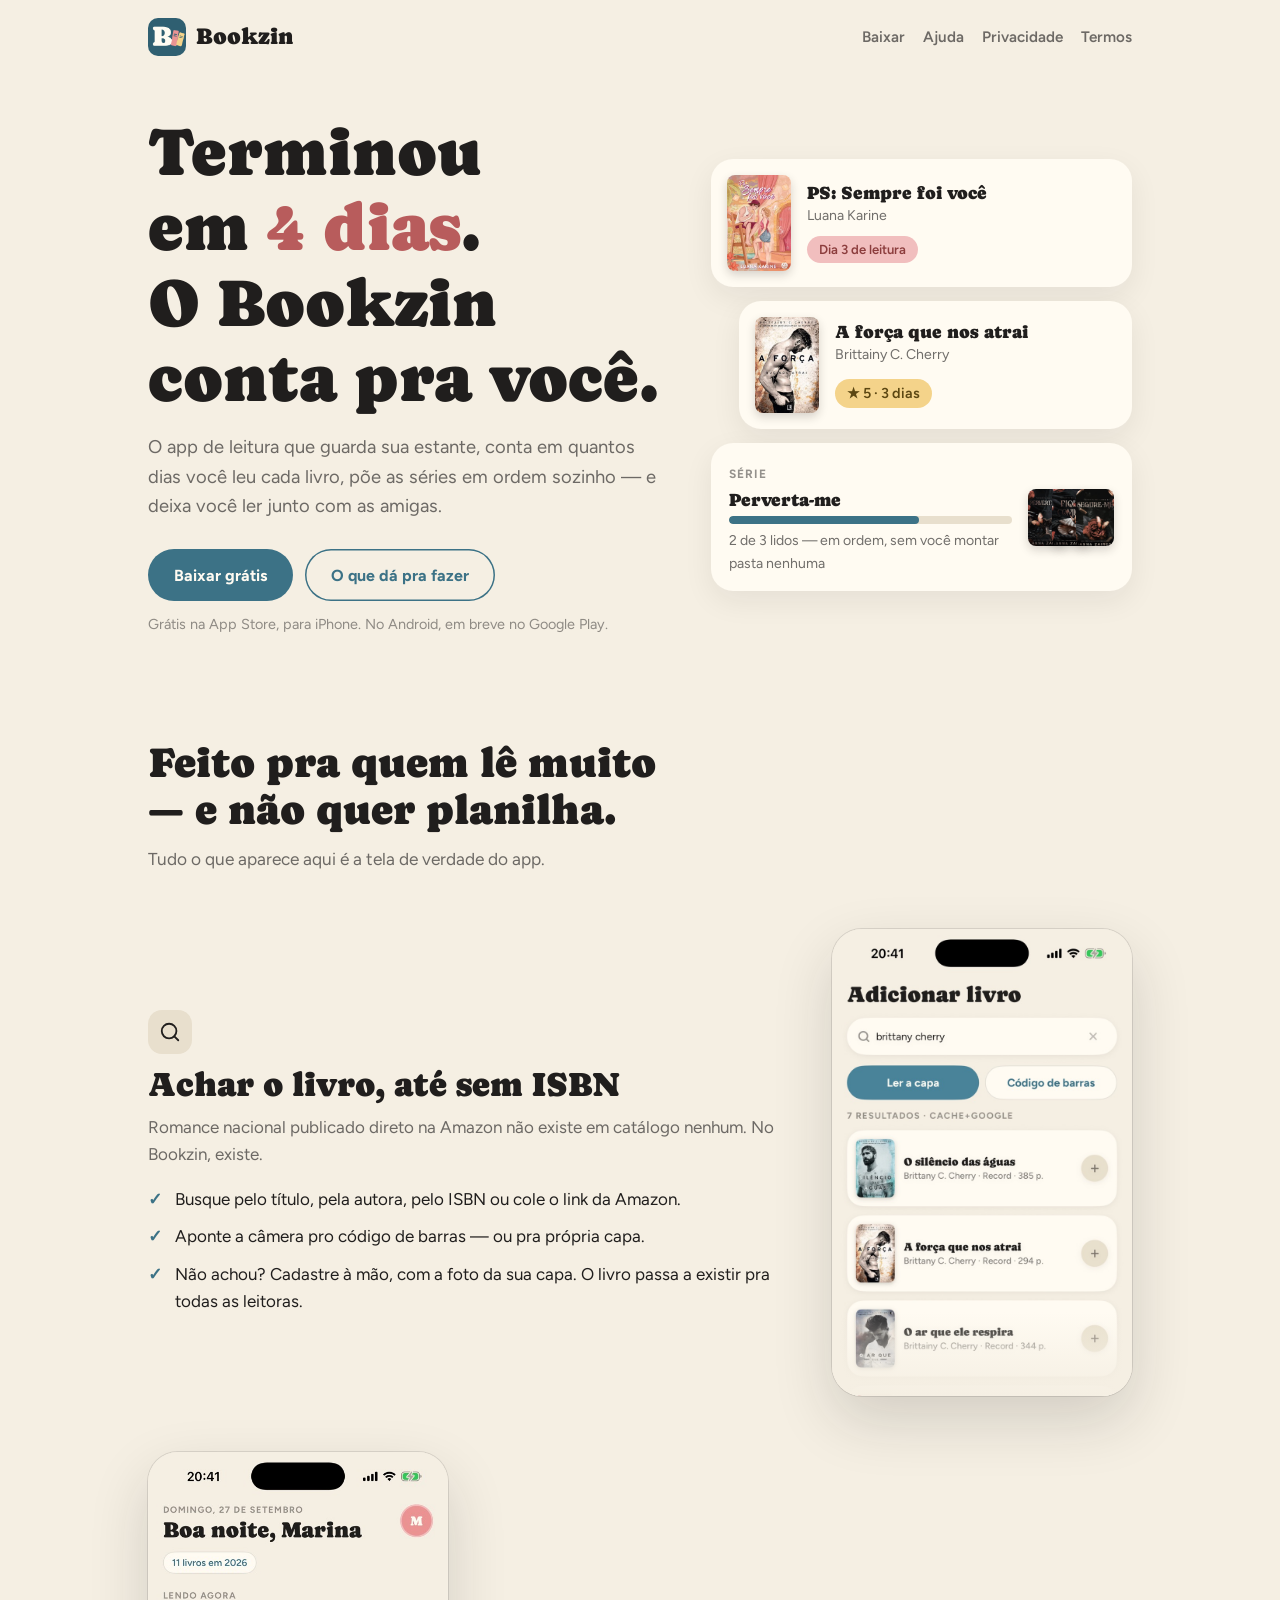
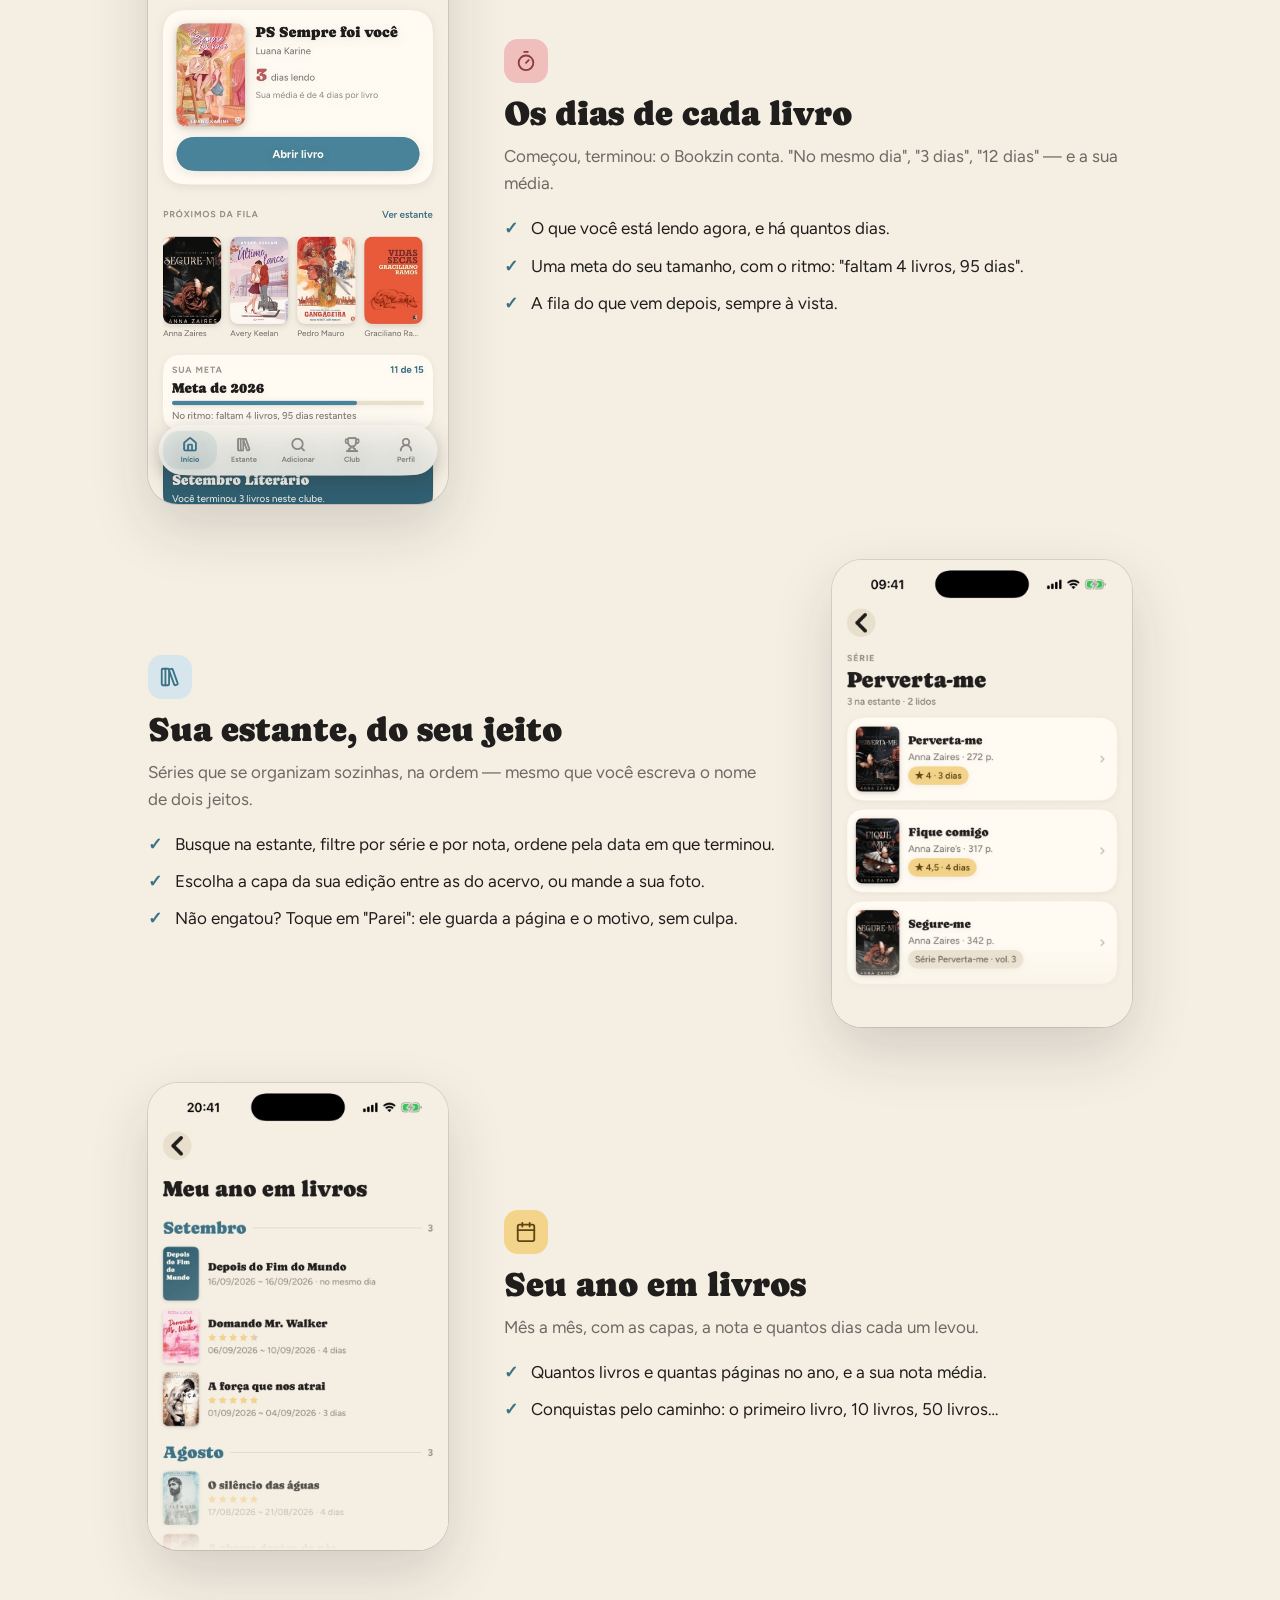
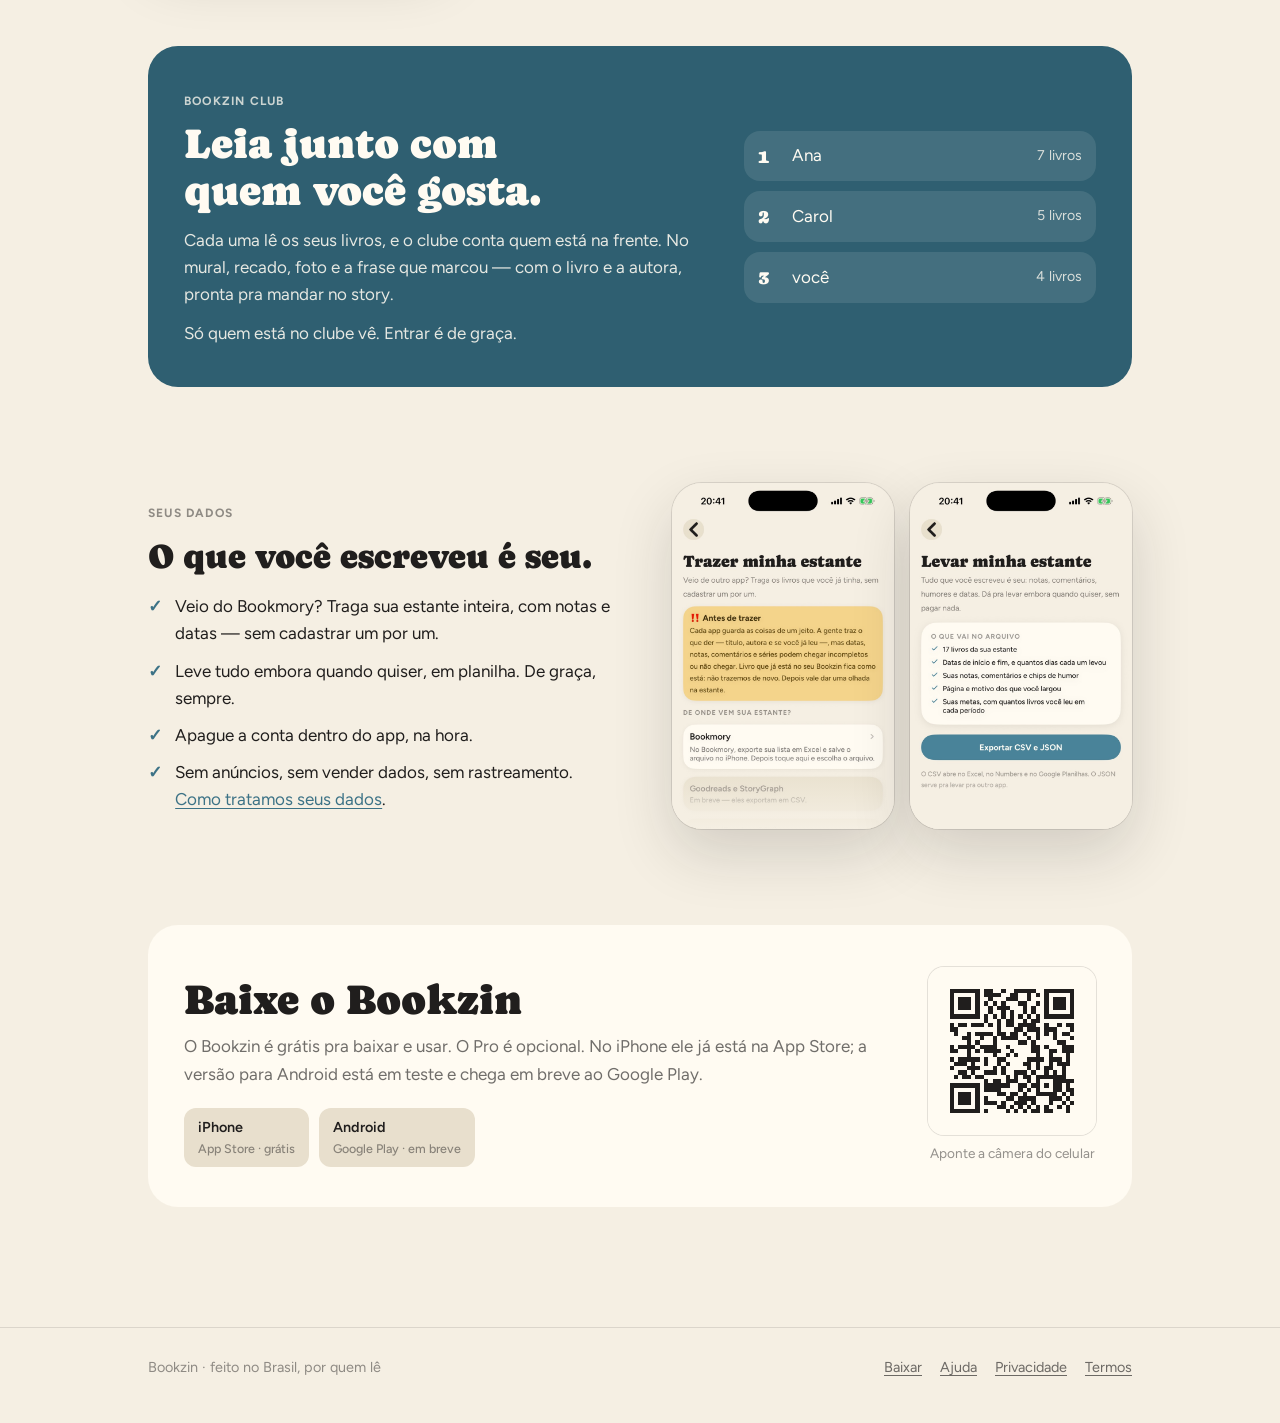
<file: index.html>
<!DOCTYPE html>
<html lang="pt-BR">
<head>
<meta charset="utf-8">
<meta name="viewport" content="width=device-width, initial-scale=1">
<title>Bookzin — sua estante, com a contagem de dias</title>
<meta name="description" content="Bookzin é o app de leitura que conta em quantos dias você leu cada livro, organiza as séries sozinho, trata livro largado sem culpa e deixa você ler junto com as amigas no Bookzin Club.">
<link rel="icon" href="/icone-48.png" sizes="48x48" type="image/png">
<link rel="icon" href="/icone-96.png" sizes="96x96" type="image/png">
<link rel="icon" href="/icone-192.png" sizes="192x192" type="image/png">
<link rel="apple-touch-icon" href="/icone-192.png">
<link rel="canonical" href="https://bookzin.com.br/">
<!-- Como o link aparece colado no WhatsApp: no começo, quase toda visita vem de lá. -->
<meta property="og:type" content="website">
<meta property="og:site_name" content="Bookzin">
<meta property="og:locale" content="pt_BR">
<meta property="og:url" content="https://bookzin.com.br/">
<meta property="og:title" content="Bookzin — sua estante, com a contagem de dias">
<meta property="og:description" content="Em quantos dias você leu cada livro, as séries em ordem sozinhas e um clube pra ler junto com as amigas.">
<meta property="og:image" content="https://bookzin.com.br/og.png">
<meta property="og:image:width" content="1200">
<meta property="og:image:height" content="630">
<meta name="twitter:card" content="summary_large_image">
<meta name="theme-color" content="#F5EFE3">
<link rel="preconnect" href="https://fonts.googleapis.com">
<link rel="preconnect" href="https://fonts.gstatic.com" crossorigin>
<link rel="stylesheet" href="https://fonts.googleapis.com/css2?family=Caprasimo&family=Figtree:wght@400;500;600;700&display=swap">
<link rel="stylesheet" href="/estilo.css">
<style>
  .heroi { padding-block: 40px 56px; }
  .heroi .largura { display: grid; grid-template-columns: 1.1fr .9fr; gap: 48px; align-items: center; }
  .heroi h1 { font-size: clamp(2.5rem, 6.4vw, 4.2rem); }
  .heroi h1 em { font-style: normal; color: var(--coral); }
  .heroi .sub { margin-top: 18px; font-size: 1.15rem; color: var(--tinta-2); max-width: 32rem; }
  .heroi .acoes { margin-top: 28px; display: flex; flex-wrap: wrap; gap: 12px; align-items: center; }
  .heroi .nota { margin-top: 12px; font-size: .9rem; color: var(--tinta-3); }

  /* os cartões do topo, como os do app — com as capas de verdade do acervo */
  .vitrine { display: grid; gap: 14px; }
  .livro { display: grid; grid-template-columns: 64px 1fr; gap: 16px; align-items: center;
           background: var(--superficie); border-radius: 22px; padding: 16px; box-shadow: 0 10px 30px rgba(32,30,29,.07); }
  .livro img, .serie .capas img { aspect-ratio: 2/3; width: 100%; height: auto; object-fit: cover; border-radius: 8px;
           box-shadow: 0 4px 10px rgba(32,30,29,.18); }
  .livro h3 { font-size: 1.12rem; }
  .livro .autora { font-size: .88rem; color: var(--tinta-2); margin-top: 2px; }
  .chip { display: inline-block; margin-top: 8px; padding: 3px 12px; border-radius: 999px; font-size: .82rem; font-weight: 600; }
  .chip.dias { background: var(--rosa); color: var(--rosa-texto); }
  .chip.nota { background: var(--amarelo); color: var(--amarelo-texto); }
  .serie { background: var(--superficie); border-radius: 22px; padding: 16px 18px; box-shadow: 0 10px 30px rgba(32,30,29,.07);
           display: grid; grid-template-columns: 1fr auto; gap: 6px 16px; align-items: center; }
  .serie .capas { display: flex; grid-row: span 3; }
  .serie .capas img { width: 38px; }
  .serie .capas img + img { margin-left: -14px; }
  .serie .barra { height: 8px; border-radius: 99px; background: var(--superficie-alt); overflow: hidden; }
  .serie .barra i { display: block; height: 100%; width: 67%; background: var(--teal); border-radius: 99px; }
  .serie p { font-size: .88rem; color: var(--tinta-2); }
  .vitrine .livro:nth-child(2) { margin-left: 28px; }

  .secao { padding-block: 48px; }
  .secao > .largura > h2 { font-size: clamp(1.9rem, 4.4vw, 2.6rem); max-width: 36rem; }
  .secao > .largura > .sub { margin-top: 12px; color: var(--tinta-2); max-width: 36rem; font-size: 1.08rem; }

  /* cada bloco: texto de um lado, a tela de verdade do outro */
  .bloco { display: grid; grid-template-columns: 1fr minmax(0, 300px); gap: 56px; align-items: center; margin-top: 56px; }
  .bloco:nth-of-type(even) { grid-template-columns: minmax(0, 300px) 1fr; }
  .bloco:nth-of-type(even) .texto { order: 2; }
  .bloco h3 { font-size: clamp(1.6rem, 3.4vw, 2.1rem); margin-top: 12px; }
  .bloco .texto > p { margin-top: 10px; color: var(--tinta-2); }
  .bloco ul { list-style: none; padding: 0; margin: 18px 0 0; display: grid; gap: 10px; }
  /* o ✓ fica fora do fluxo: com grid, um link no meio da frase virava coluna própria */
  .bloco li { position: relative; padding-left: 1.7rem; }
  .bloco li::before { content: "✓"; position: absolute; left: 0; color: var(--teal); font-weight: 700; }
  .ic { width: 44px; height: 44px; border-radius: 14px; display: grid; place-items: center; color: var(--tinta); }
  .ic.rosa { background: var(--rosa); color: var(--rosa-texto); } .ic.teal { background: var(--teal-claro); color: var(--teal); }
  .ic.amarelo { background: var(--amarelo); color: var(--amarelo-texto); } .ic.creme { background: var(--superficie-alt); }

  /* o print: tela real do app, recortada no alto e esmaecendo embaixo */
  .print { position: relative; border-radius: 30px; overflow: hidden; background: #F5EFE3;
           box-shadow: 0 24px 60px rgba(32,30,29,.16), 0 0 0 1px var(--linha); }
  .print img { width: 100%; height: auto; }
  .print::after { content: ""; position: absolute; inset: auto 0 0 0; height: 18%;
                  background: linear-gradient(to bottom, rgba(245,239,227,0), #F5EFE3); }
  .print.inteiro::after { display: none; }
  .par { display: grid; grid-template-columns: 1fr 1fr; gap: 16px; }
  .bloco.largo { grid-template-columns: 1fr minmax(0, 460px); }

  .clube { background: var(--teal-fundo); color: var(--sobre-teal); border-radius: 30px; padding: 40px 36px; display: grid; grid-template-columns: 1.2fr .8fr; gap: 32px; align-items: center; }
  .clube h2 { font-size: clamp(1.9rem, 4.4vw, 2.6rem); }
  .clube p { margin-top: 12px; opacity: .88; }
  .ranking { display: grid; gap: 10px; }
  .ranking div { display: flex; align-items: center; gap: 12px; background: rgba(255,251,242,.1); border-radius: 16px; padding: 10px 14px; }
  .ranking b { font-family: var(--display); font-weight: 400; font-size: 1.2rem; width: 1.4rem; }
  .ranking span { flex: 1; }
  .ranking small { opacity: .8; }

  /* baixar: no computador, o QR; no celular, o botão (não dá pra ler QR da própria tela) */
  .baixe { background: var(--superficie); border-radius: 30px; padding: 40px 36px; display: grid;
           grid-template-columns: 1fr auto; gap: 32px; align-items: center; }
  .baixe h2 { font-size: clamp(1.9rem, 4.4vw, 2.6rem); margin-top: 12px; }
  .selo-beta { display: inline-block; padding: 4px 14px; border-radius: 999px; background: var(--amarelo);
               color: var(--amarelo-texto); font-size: .8rem; font-weight: 700; letter-spacing: .08em; text-transform: uppercase; }
  .baixe p { margin-top: 10px; color: var(--tinta-2); }
  .baixe .lojas { display: flex; flex-wrap: wrap; gap: 10px; margin-top: 20px; }
  .baixe .lojas span { padding: 8px 14px; border-radius: 12px; background: var(--superficie-alt); font-size: .9rem; font-weight: 600; }
  .baixe .lojas small { display: block; font-weight: 500; color: var(--tinta-3); font-size: .78rem; }
  .baixe .qr { text-align: center; }
  .baixe .qr img { width: 168px; height: 168px; border-radius: 16px; box-shadow: 0 0 0 1px var(--linha); }
  .baixe .qr small { display: block; margin-top: 8px; color: var(--tinta-3); font-size: .85rem; }
  .baixe .so-celular { display: none; margin-top: 22px; }
  @media (hover: none) and (pointer: coarse) {
    .baixe { grid-template-columns: 1fr; }
    .baixe .qr { display: none; }
    .baixe .so-celular { display: inline-flex; }
  }

  @media (max-width: 52rem) {
    .heroi .largura, .clube, .baixe { grid-template-columns: 1fr; }
    .bloco, .bloco:nth-of-type(even), .bloco.largo { grid-template-columns: 1fr; gap: 28px; margin-top: 48px; }
    .bloco .tela.par { max-width: 460px; }
    .bloco:nth-of-type(even) .texto { order: 0; }
    .bloco .tela { max-width: 300px; width: 100%; margin-inline: auto; }
    .vitrine .livro:nth-child(2) { margin-left: 0; }
    .clube, .baixe { padding: 30px 22px; }
  }
</style>
</head>
<body>

<header class="topo">
  <div class="largura">
    <a class="marca" href="/"><img src="/marca.png" alt="" width="38" height="38"><span>Bookzin</span></a>
    <nav aria-label="Principal"><a href="#baixar">Baixar</a><a href="/suporte/">Ajuda</a><a href="/privacidade/">Privacidade</a><a href="/termos/">Termos</a></nav>
  </div>
</header>

<main>
  <section class="heroi">
    <div class="largura">
      <div>
        <h1>Terminou em <em>4&nbsp;dias</em>. O&nbsp;Bookzin conta pra&nbsp;você.</h1>
        <p class="sub">O app de leitura que guarda sua estante, conta em quantos dias você leu cada livro, põe as séries em ordem sozinho — e deixa você ler junto com as amigas.</p>
        <div class="acoes">
          <a class="botao" href="#baixar">Baixar grátis</a>
          <a class="botao contorno" href="#tudo">O que dá pra fazer</a>
        </div>
        <p class="nota">Grátis na App Store, para iPhone. No Android, em breve no Google Play.</p>
      </div>
      <div class="vitrine" aria-hidden="true">
        <div class="livro">
          <img src="/capas/ps-sempre-foi-voce.jpg" alt="" width="64" height="96">
          <div><h3>PS: Sempre foi você</h3><p class="autora">Luana Karine</p><span class="chip dias">Dia 3 de leitura</span></div>
        </div>
        <div class="livro">
          <img src="/capas/a-forca-que-nos-atrai.jpg" alt="" width="64" height="96">
          <div><h3>A força que nos atrai</h3><p class="autora">Brittainy C. Cherry</p><span class="chip nota">★ 5 · 3 dias</span></div>
        </div>
        <div class="serie">
          <div>
            <span class="rotulo">Série</span>
            <h3 style="font-size:1.12rem;margin-top:4px">Perverta-me</h3>
          </div>
          <div class="capas">
            <img src="/capas/perverta-me.jpg" alt="" width="38" height="57">
            <img src="/capas/fique-comigo.jpg" alt="" width="38" height="57">
            <img src="/capas/segure-me.jpg" alt="" width="38" height="57">
          </div>
          <div class="barra"><i></i></div>
          <p>2 de 3 lidos — em ordem, sem você montar pasta nenhuma</p>
        </div>
      </div>
    </div>
  </section>

  <section class="secao" id="tudo">
    <div class="largura">
      <h2>Feito pra quem lê muito — e não quer planilha.</h2>
      <p class="sub">Tudo o que aparece aqui é a tela de verdade do app.</p>

      <div class="bloco">
        <div class="texto">
          <div class="ic creme" aria-hidden="true"><svg width="22" height="22" viewBox="0 0 24 24" fill="none" stroke="currentColor" stroke-width="2" stroke-linecap="round" stroke-linejoin="round"><circle cx="11" cy="11" r="8"/><path d="m21 21-4.3-4.3"/></svg></div>
          <h3>Achar o livro, até sem ISBN</h3>
          <p>Romance nacional publicado direto na Amazon não existe em catálogo nenhum. No Bookzin, existe.</p>
          <ul>
            <li>Busque pelo título, pela autora, pelo ISBN ou cole o link da Amazon.</li>
            <li>Aponte a câmera pro código de barras — ou pra própria capa.</li>
            <li>Não achou? Cadastre à mão, com a foto da sua capa. O livro passa a existir pra todas as leitoras.</li>
          </ul>
        </div>
        <div class="tela"><div class="print"><img src="/app/busca.jpg" alt="Tela de busca do Bookzin com livros de Brittainy C. Cherry e suas capas" width="771" height="1200" loading="lazy"></div></div>
      </div>

      <div class="bloco">
        <div class="texto">
          <div class="ic rosa" aria-hidden="true"><svg width="22" height="22" viewBox="0 0 24 24" fill="none" stroke="currentColor" stroke-width="2" stroke-linecap="round" stroke-linejoin="round"><line x1="10" x2="14" y1="2" y2="2"/><line x1="12" x2="15" y1="14" y2="11"/><circle cx="12" cy="14" r="8"/></svg></div>
          <h3>Os dias de cada livro</h3>
          <p>Começou, terminou: o Bookzin conta. "No mesmo dia", "3 dias", "12 dias" — e a sua média.</p>
          <ul>
            <li>O que você está lendo agora, e há quantos dias.</li>
            <li>Uma meta do seu tamanho, com o ritmo: "faltam 4 livros, 95 dias".</li>
            <li>A fila do que vem depois, sempre à vista.</li>
          </ul>
        </div>
        <div class="tela"><div class="print inteiro"><img src="/app/inicio.jpg" alt="Tela inicial do Bookzin: livro sendo lido há 3 dias, a fila com capas e a meta de 2026" width="552" height="1200" loading="lazy"></div></div>
      </div>

      <div class="bloco">
        <div class="texto">
          <div class="ic teal" aria-hidden="true"><svg width="22" height="22" viewBox="0 0 24 24" fill="none" stroke="currentColor" stroke-width="2" stroke-linecap="round" stroke-linejoin="round"><rect width="8" height="18" x="3" y="3" rx="1"/><path d="M7 3v18"/><path d="M20.4 18.9c.2.5-.1 1.1-.6 1.3l-1.9.7c-.5.2-1.1-.1-1.3-.6L11.1 5.1c-.2-.5.1-1.1.6-1.3l1.9-.7c.5-.2 1.1.1 1.3.6Z"/></svg></div>
          <h3>Sua estante, do seu jeito</h3>
          <p>Séries que se organizam sozinhas, na ordem — mesmo que você escreva o nome de dois jeitos.</p>
          <ul>
            <li>Busque na estante, filtre por série e por nota, ordene pela data em que terminou.</li>
            <li>Escolha a capa da sua edição entre as do acervo, ou mande a sua foto.</li>
            <li>Não engatou? Toque em "Parei": ele guarda a página e o motivo, sem culpa.</li>
          </ul>
        </div>
        <div class="tela"><div class="print"><img src="/app/uma-serie.jpg" alt="Uma série no Bookzin: três livros na ordem dos volumes, com nota e dias" width="771" height="1200" loading="lazy"></div></div>
      </div>

      <div class="bloco">
        <div class="texto">
          <div class="ic amarelo" aria-hidden="true"><svg width="22" height="22" viewBox="0 0 24 24" fill="none" stroke="currentColor" stroke-width="2" stroke-linecap="round" stroke-linejoin="round"><path d="M8 2v4"/><path d="M16 2v4"/><rect width="18" height="18" x="3" y="4" rx="2"/><path d="M3 10h18"/></svg></div>
          <h3>Seu ano em livros</h3>
          <p>Mês a mês, com as capas, a nota e quantos dias cada um levou.</p>
          <ul>
            <li>Quantos livros e quantas páginas no ano, e a sua nota média.</li>
            <li>Conquistas pelo caminho: o primeiro livro, 10 livros, 50 livros…</li>
          </ul>
        </div>
        <div class="tela"><div class="print"><img src="/app/feed.jpg" alt="Meu ano em livros: setembro e agosto, com capas, notas e dias de leitura" width="771" height="1200" loading="lazy"></div></div>
      </div>
    </div>
  </section>

  <section class="secao">
    <div class="largura">
      <div class="clube">
        <div>
          <span class="rotulo" style="color:inherit;opacity:.75">Bookzin Club</span>
          <h2 style="margin-top:8px">Leia junto com quem você gosta.</h2>
          <p>Cada uma lê os seus livros, e o clube conta quem está na frente. No mural, recado, foto e a frase que marcou — com o livro e a autora, pronta pra mandar no story.</p>
          <p>Só quem está no clube vê. Entrar é de graça.</p>
        </div>
        <div class="ranking" aria-hidden="true">
          <div><b>1</b><span>Ana</span><small>7 livros</small></div>
          <div><b>2</b><span>Carol</span><small>5 livros</small></div>
          <div><b>3</b><span>você</span><small>4 livros</small></div>
        </div>
      </div>
    </div>
  </section>

  <section class="secao">
    <div class="largura">
      <div class="bloco largo" style="margin-top:0">
        <div class="texto">
          <span class="rotulo">Seus dados</span>
          <h3>O que você escreveu é seu.</h3>
          <ul>
            <li>Veio do Bookmory? Traga sua estante inteira, com notas e datas — sem cadastrar um por um.</li>
            <li>Leve tudo embora quando quiser, em planilha. De graça, sempre.</li>
            <li>Apague a conta dentro do app, na hora.</li>
            <li>Sem anúncios, sem vender dados, sem rastreamento. <a href="/privacidade/">Como tratamos seus dados</a>.</li>
          </ul>
        </div>
        <div class="tela par">
          <div class="print"><img src="/app/trazer.jpg" alt="Trazer minha estante: importar do Bookmory" width="771" height="1200" loading="lazy"></div>
          <div class="print"><img src="/app/levar.jpg" alt="Levar minha estante: exportar em CSV e JSON" width="771" height="1200" loading="lazy"></div>
        </div>
      </div>
    </div>
  </section>

  <section class="secao" id="baixar">
    <div class="largura">
      <div class="baixe">
        <div>
          <h2>Baixe o Bookzin</h2>
          <p>O Bookzin é grátis pra baixar e usar. O Pro é opcional. No iPhone ele já está na App Store; a versão para Android está em teste e chega em breve ao Google Play.</p>
          <div class="lojas">
            <span>iPhone<small>App Store · grátis</small></span>
            <span>Android<small>Google Play · em breve</small></span>
          </div>
          <a class="botao so-celular" href="/baixar/">Baixar</a>
        </div>
        <div class="qr">
          <img src="/qr-baixar.svg" alt="QR code que abre bookzin.com.br/baixar" width="168" height="168">
          <small>Aponte a câmera do celular</small>
        </div>
      </div>
    </div>
  </section>
</main>

<footer class="rodape">
  <div class="largura">
    <span>Bookzin · feito no Brasil, por quem lê</span>
    <nav aria-label="Rodapé"><a href="/baixar/">Baixar</a><a href="/suporte/">Ajuda</a><a href="/privacidade/">Privacidade</a><a href="/termos/">Termos</a></nav>
  </div>
</footer>

</body>
</html>
</file>
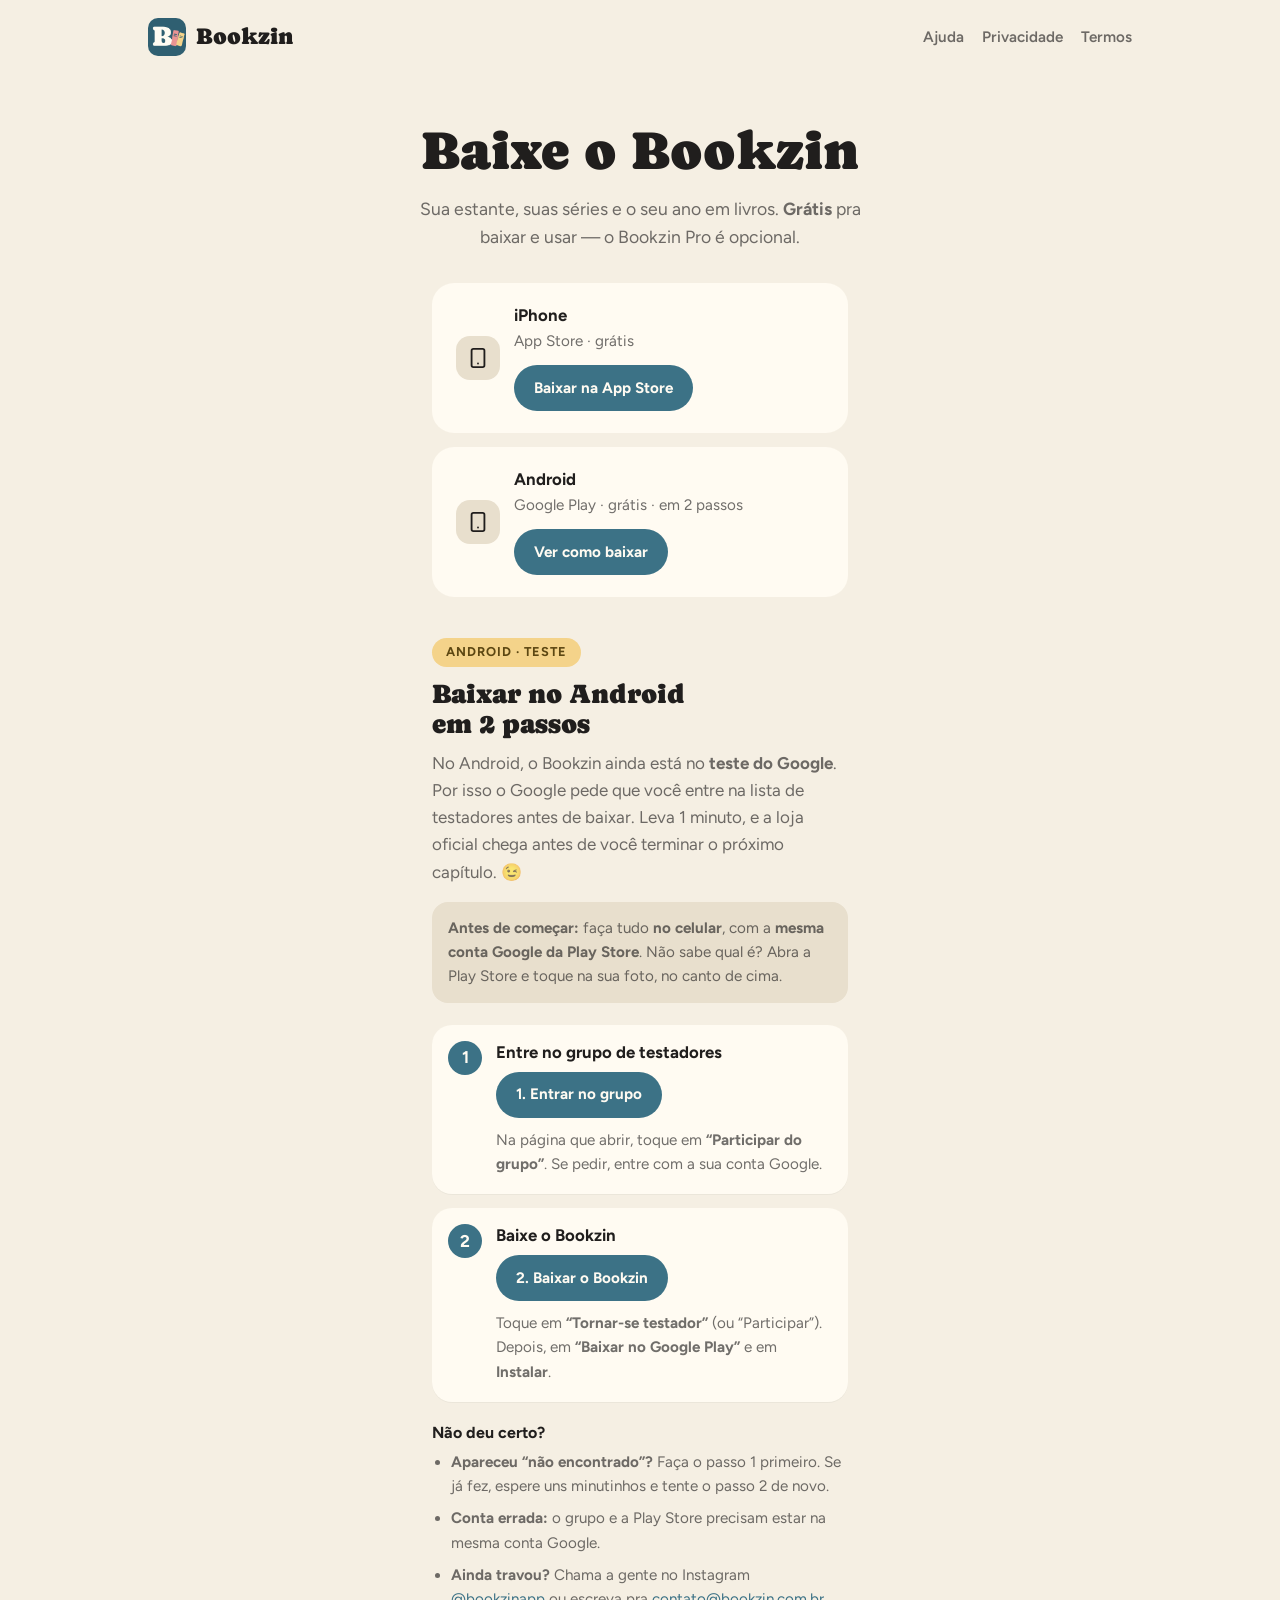
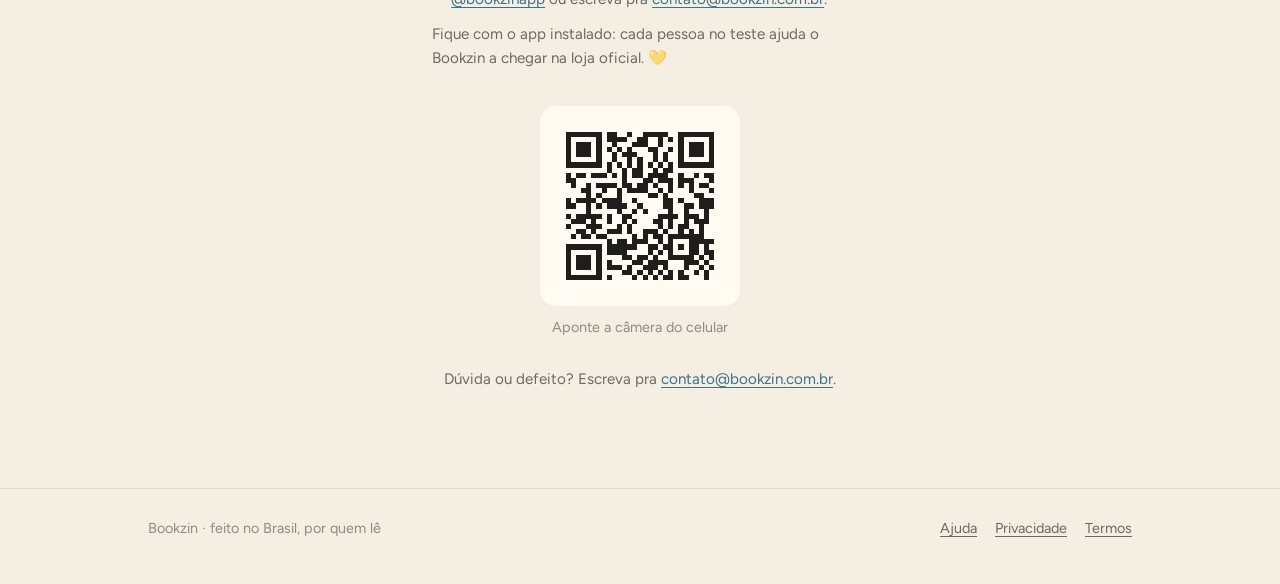
<file: baixar/index.html>
<!DOCTYPE html>
<html lang="pt-BR">
<head>
<meta charset="utf-8">
<meta name="viewport" content="width=device-width, initial-scale=1">
<title>Baixar o Bookzin</title>
<meta name="description" content="Baixe o Bookzin de graça: na App Store (iPhone) ou, no Android, em 2 passos pelo teste do Google Play.">
<link rel="icon" href="/icone-48.png" sizes="48x48" type="image/png">
<link rel="icon" href="/icone-192.png" sizes="192x192" type="image/png">
<link rel="apple-touch-icon" href="/icone-192.png">
<link rel="canonical" href="https://bookzin.com.br/baixar/">
<meta property="og:type" content="website">
<meta property="og:site_name" content="Bookzin">
<meta property="og:locale" content="pt_BR">
<meta property="og:url" content="https://bookzin.com.br/baixar/">
<meta property="og:title" content="Baixar o Bookzin">
<meta property="og:description" content="iPhone: App Store. Android: 2 passos pelo teste do Google Play. Grátis pra baixar."> 
<meta property="og:image" content="https://bookzin.com.br/og.png">
<meta name="theme-color" content="#F5EFE3">
<link rel="preconnect" href="https://fonts.googleapis.com">
<link rel="preconnect" href="https://fonts.gstatic.com" crossorigin>
<link rel="stylesheet" href="https://fonts.googleapis.com/css2?family=Caprasimo&family=Figtree:wght@400;500;600;700&display=swap">
<link rel="stylesheet" href="/estilo.css">
<!--
  ⚠️ Esta página existe pro QR code (qr-baixar.svg) nunca mudar. O QR impresso aponta pra cá;
  quem decide a loja é o LOJAS abaixo: com o endereço lá, quem abrir no aparelho certo vai direto
  pra loja.
-->
<script>
  // ⚠️ LOJAS é só pra LOJA OFICIAL: com endereço aqui, quem abre no aparelho certo é levado
  // direto, sem ver esta página. 02/11/2026: o Bookzin 1.0 foi pra App Store (sim do Edu).
  // Android: quando sair do teste e entrar no Google Play, pôr o endereço em `android`.
  const LOJAS = {
    iphone: "https://apps.apple.com/br/app/bookzin/id6817499265",
    android: null,  // ex.: "https://play.google.com/store/apps/details?id=br.com.bookzin.app"
  };
  const ua = navigator.userAgent;
  // iPad novo se apresenta como Mac — o toque é o que denuncia.
  const aparelho = /iPhone|iPad|iPod/.test(ua) || (/Macintosh/.test(ua) && navigator.maxTouchPoints > 1)
    ? "iphone" : /Android/.test(ua) ? "android" : "computador";
  if (LOJAS[aparelho]) location.replace(LOJAS[aparelho]);
  document.documentElement.dataset.aparelho = aparelho;
</script>
<style>
  .baixar { padding-block: 32px 24px; text-align: center; }
  .baixar h1 { font-size: clamp(2.2rem, 7vw, 3.4rem); }
  .baixar .sub { margin: 14px auto 0; max-width: 30rem; color: var(--tinta-2); font-size: 1.1rem; }
  .lojas { display: grid; gap: 14px; max-width: 26rem; margin: 32px auto 0; text-align: left; }
  .loja { display: grid; grid-template-columns: 44px 1fr; gap: 14px; align-items: center; }
  .loja h2 { font-family: var(--corpo); font-weight: 700; font-size: 1.05rem; line-height: 1.3; }
  .loja p { font-size: .95rem; color: var(--tinta-2); margin-top: 2px; }
  .loja .ic { width: 44px; height: 44px; border-radius: 14px; display: grid; place-items: center;
              background: var(--superficie-alt); color: var(--tinta); }
  .loja.sua { box-shadow: inset 0 0 0 2px var(--teal); }
  .etiqueta { display: inline-block; margin-top: 6px; padding: 2px 10px; border-radius: 999px;
              background: var(--amarelo); color: var(--amarelo-texto); font-size: .78rem; font-weight: 700; }
  .qr { display: none; margin: 36px auto 0; width: 200px; }
  .qr img { width: 200px; height: 200px; border-radius: 16px; }
  .qr p { font-size: .9rem; color: var(--tinta-3); margin-top: 10px; }
  html[data-aparelho="computador"] .qr { display: block; }
  .convite { margin-top: 28px; font-size: .95rem; color: var(--tinta-2); }
  .selo-beta { display: inline-block; padding: 4px 14px; border-radius: 999px; background: var(--amarelo);
               color: var(--amarelo-texto); font-size: .8rem; font-weight: 700; letter-spacing: .08em; text-transform: uppercase; }
  .baixar h1 { margin-top: 14px; }
  .loja .botao { margin-top: 12px; min-height: 46px; padding: 0 20px; font-size: .95rem; }
  .passos { text-align: left; max-width: 26rem; margin: 22px auto 0; padding: 0; list-style: none; counter-reset: p; display: grid; gap: 10px; }
  .passos li { counter-increment: p; position: relative; padding-left: 2.2rem; color: var(--tinta-2); }
  .passos li::before { content: counter(p); position: absolute; left: 0; top: .1rem; width: 1.5rem; height: 1.5rem; border-radius: 50%;
                       background: var(--teal-claro); color: var(--teal); font-weight: 700; font-size: .85rem; display: grid; place-items: center; }
  .o-que-e { text-align: left; max-width: 26rem; margin: 28px auto 0; }
  .o-que-e h2 { font-family: var(--corpo); font-weight: 700; font-size: 1.05rem; }
  .o-que-e ul { margin: 10px 0 0; padding-left: 1.2rem; color: var(--tinta-2); display: grid; gap: 8px; font-size: .97rem; }
  .android { text-align: left; max-width: 26rem; margin: 40px auto 0; scroll-margin-top: 16px; }
  .android h2 { font-size: 1.7rem; margin-top: 12px; }
  .android > p { margin-top: 10px; color: var(--tinta-2); }
  .android .antes { margin-top: 16px; padding: 14px 16px; border-radius: 16px; background: var(--superficie-alt); font-size: .95rem; color: var(--tinta-2); }
  .etapas { list-style: none; padding: 0; margin: 22px 0 0; counter-reset: e; display: grid; gap: 14px; }
  .etapas li { counter-increment: e; position: relative; padding: 18px 18px 18px 64px; border-radius: 20px; background: var(--superficie); box-shadow: 0 1px 0 rgba(0,0,0,.04); }
  .etapas li::before { content: counter(e); position: absolute; left: 16px; top: 16px; width: 34px; height: 34px; border-radius: 50%;
                       background: var(--teal); color: var(--superficie); font-weight: 700; display: grid; place-items: center; }
  .etapas h3 { font-family: var(--corpo); font-weight: 700; font-size: 1.05rem; }
  .etapas .botao { margin-top: 10px; min-height: 46px; padding: 0 20px; font-size: .95rem; }
  .etapas p { margin-top: 10px; font-size: .95rem; color: var(--tinta-2); }
  .ajuda { margin-top: 22px; }
  .ajuda h3 { font-family: var(--corpo); font-weight: 700; font-size: 1rem; }
  .ajuda ul { margin: 8px 0 0; padding-left: 1.2rem; display: grid; gap: 8px; font-size: .95rem; color: var(--tinta-2); }
  .obrigado { margin-top: 18px; font-size: .95rem; color: var(--tinta-2); }
</style>
</head>
<body>

<header class="topo">
  <div class="largura">
    <a class="marca" href="/"><img src="/marca.png" alt="" width="38" height="38"><span>Bookzin</span></a>
    <nav aria-label="Principal"><a href="/suporte/">Ajuda</a><a href="/privacidade/">Privacidade</a><a href="/termos/">Termos</a></nav>
  </div>
</header>

<main class="baixar">
  <div class="estreita">
    <h1>Baixe o Bookzin</h1>
    <p class="sub">Sua estante, suas séries e o seu ano em livros. <strong>Grátis</strong> pra baixar e usar — o Bookzin Pro é opcional.</p>

    <div class="lojas">
      <div class="cartao loja" id="loja-iphone">
        <div class="ic" aria-hidden="true"><svg width="22" height="22" viewBox="0 0 24 24" fill="none" stroke="currentColor" stroke-width="2" stroke-linecap="round" stroke-linejoin="round"><rect width="14" height="20" x="5" y="2" rx="2" ry="2"/><path d="M12 18h.01"/></svg></div>
        <div>
          <h2>iPhone</h2>
          <p>App Store · grátis</p>
          <a class="botao" href="https://apps.apple.com/br/app/bookzin/id6817499265">Baixar na App Store</a>
        </div>
      </div>
      <div class="cartao loja" id="loja-android">
        <div class="ic" aria-hidden="true"><svg width="22" height="22" viewBox="0 0 24 24" fill="none" stroke="currentColor" stroke-width="2" stroke-linecap="round" stroke-linejoin="round"><rect width="14" height="20" x="5" y="2" rx="2" ry="2"/><path d="M12 18h.01"/></svg></div>
        <div>
          <h2>Android</h2>
          <p>Google Play · grátis · em 2 passos</p>
          <a class="botao" href="#android">Ver como baixar</a>
        </div>
      </div>
    </div>

    <!-- 27/11/2026: Android em TESTE FECHADO. O Google só mostra o app a quem está no grupo de testadores
         (testadores-bookzin@googlegroups.com, "qualquer pessoa pode participar", ligado ao teste fechado no Play Console).
         Quando o app entrar na loja oficial: apagar esta seção e pôr o endereço em LOJAS.android. -->
    <section class="android" id="android">
      <span class="selo-beta">Android · teste</span>
      <h2>Baixar no Android em 2 passos</h2>
      <p>No Android, o Bookzin ainda está no <strong>teste do Google</strong>. Por isso o Google pede que você entre na lista de testadores antes de baixar. Leva 1 minuto, e a loja oficial chega antes de você terminar o próximo capítulo. 😉</p>

      <div class="antes">
        <strong>Antes de começar:</strong> faça tudo <strong>no celular</strong>, com a <strong>mesma conta Google da Play Store</strong>.
        Não sabe qual é? Abra a Play Store e toque na sua foto, no canto de cima.
      </div>

      <ol class="etapas">
        <li>
          <h3>Entre no grupo de testadores</h3>
          <a class="botao" href="https://groups.google.com/g/testadores-bookzin">1. Entrar no grupo</a>
          <p>Na página que abrir, toque em <strong>“Participar do grupo”</strong>. Se pedir, entre com a sua conta Google.</p>
        </li>
        <li>
          <h3>Baixe o Bookzin</h3>
          <a class="botao" href="https://play.google.com/apps/testing/br.com.bookzin.app">2. Baixar o Bookzin</a>
          <p>Toque em <strong>“Tornar-se testador”</strong> (ou “Participar”). Depois, em <strong>“Baixar no Google Play”</strong> e em <strong>Instalar</strong>.</p>
        </li>
      </ol>

      <div class="ajuda">
        <h3>Não deu certo?</h3>
        <ul>
          <li><strong>Apareceu “não encontrado”?</strong> Faça o passo 1 primeiro. Se já fez, espere uns minutinhos e tente o passo 2 de novo.</li>
          <li><strong>Conta errada:</strong> o grupo e a Play Store precisam estar na mesma conta Google.</li>
          <li><strong>Ainda travou?</strong> Chama a gente no Instagram <a href="https://www.instagram.com/bookzinapp/">@bookzinapp</a> ou escreva pra <a href="mailto:contato@bookzin.com.br">contato@bookzin.com.br</a>.</li>
        </ul>
      </div>
      <p class="obrigado">Fique com o app instalado: cada pessoa no teste ajuda o Bookzin a chegar na loja oficial. 💛</p>
    </section>

    <div class="qr">
      <img src="/qr-baixar.svg" alt="QR code que abre bookzin.com.br/baixar" width="200" height="200">
      <p>Aponte a câmera do celular</p>
    </div>

    <p class="convite">Dúvida ou defeito? Escreva pra <a href="mailto:contato@bookzin.com.br">contato@bookzin.com.br</a>.</p>
  </div>
</main>

<script>
  // Destaca a loja do aparelho de quem abriu (sem JavaScript, as duas aparecem iguais).
  const sua = document.getElementById("loja-" + document.documentElement.dataset.aparelho);
  if (sua) sua.classList.add("sua");
</script>

<footer class="rodape">
  <div class="largura">
    <span>Bookzin · feito no Brasil, por quem lê</span>
    <nav aria-label="Rodapé"><a href="/suporte/">Ajuda</a><a href="/privacidade/">Privacidade</a><a href="/termos/">Termos</a></nav>
  </div>
</footer>

</body>
</html>
</file>
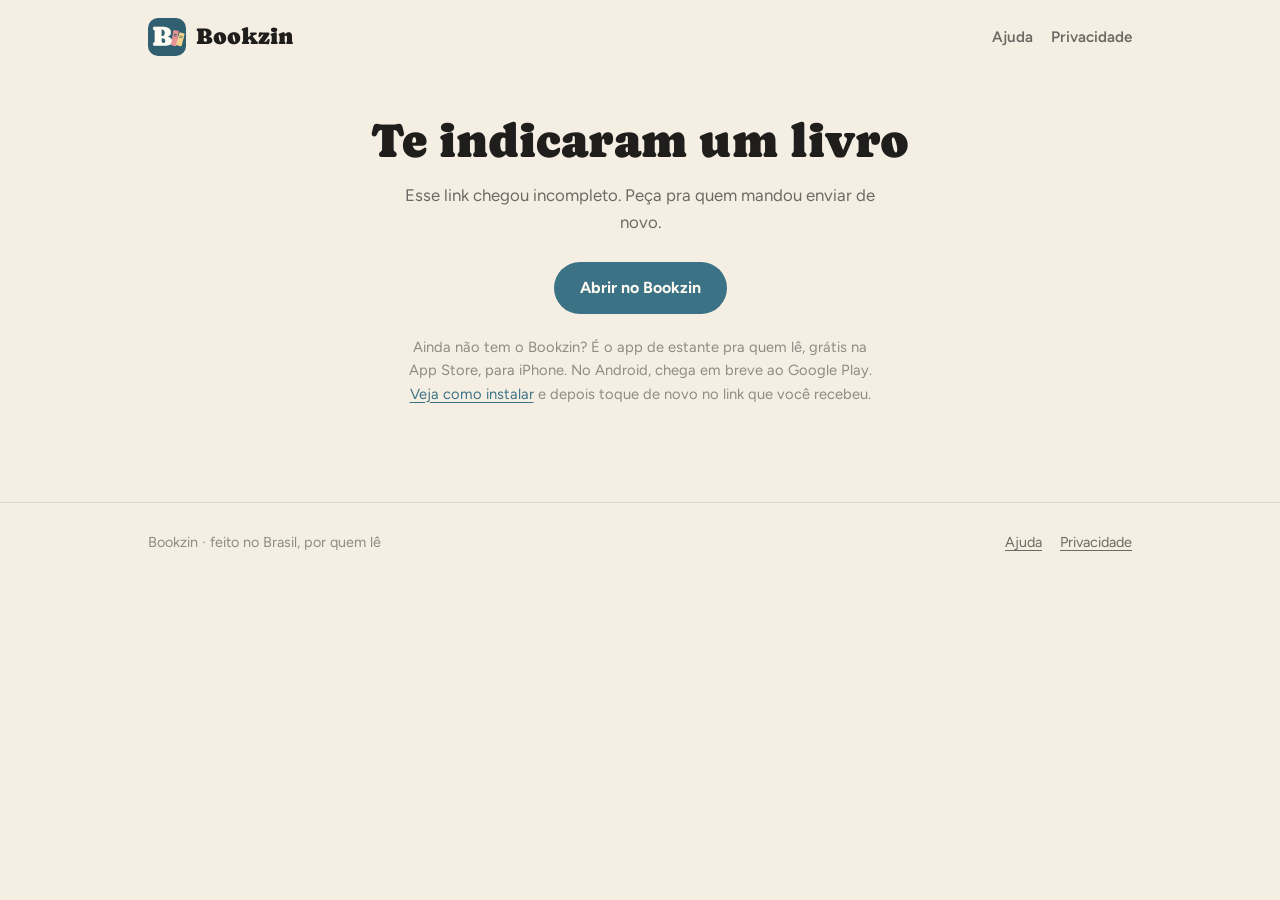
<file: livro/index.html>
<!DOCTYPE html>
<html lang="pt-BR">
<head>
<meta charset="utf-8">
<meta name="viewport" content="width=device-width, initial-scale=1">
<title>Te indicaram um livro — Bookzin</title>
<meta name="description" content="Alguém te indicou um livro pelo Bookzin, o app de estante pra quem lê. Toque pra ver o livro.">
<meta property="og:type" content="website">
<meta property="og:site_name" content="Bookzin">
<meta property="og:title" content="Te indicaram um livro 📚">
<meta property="og:description" content="Toque pra ver o livro no Bookzin, o app de estante pra quem lê.">
<meta property="og:image" content="https://bookzin.com.br/og.png">
<meta property="og:url" content="https://bookzin.com.br/livro/">
<meta name="robots" content="noindex">
<link rel="icon" href="/icone-48.png" sizes="48x48" type="image/png">
<link rel="apple-touch-icon" href="/icone-192.png">
<meta name="theme-color" content="#F5EFE3">
<link rel="preconnect" href="https://fonts.googleapis.com">
<link rel="preconnect" href="https://fonts.gstatic.com" crossorigin>
<link rel="stylesheet" href="https://fonts.googleapis.com/css2?family=Caprasimo&family=Figtree:wght@400;500;600;700&display=swap">
<link rel="stylesheet" href="/estilo.css">
<!--
  ⚠️ "Olha esse livro" (ideia da Gabi, 03/10): bookzin.com.br/livro/?id=<id do livro>.
  No iPhone com o Bookzin instalado o link abre o app direto na prévia do livro (Universal
  Link) e esta página nem aparece. Ela é vista por quem não tem o app, ou quando o aplicativo
  de mensagem abre o link num navegador próprio — aí o botão leva o mesmo id pelo esquema do app.
  A página é parada (sem servidor): não sabe QUAL livro é, por isso não mostra título nem capa.
-->
<style>
  .abrir { padding-block: 40px 24px; text-align: center; }
  .abrir h1 { font-size: clamp(2rem, 7vw, 3rem); }
  .abrir p { margin: 14px auto 0; max-width: 30rem; color: var(--tinta-2); font-size: 1.05rem; }
  .abrir .botao { margin-top: 26px; }
  .abrir .nota { font-size: .92rem; color: var(--tinta-3); margin-top: 22px; }
</style>
</head>
<body>
<header class="topo">
  <div class="largura">
    <a class="marca" href="/"><img src="/marca.png" alt="" width="38" height="38"><span>Bookzin</span></a>
    <nav aria-label="Principal"><a href="/suporte/">Ajuda</a><a href="/privacidade/">Privacidade</a></nav>
  </div>
</header>
<main class="abrir">
  <div class="estreita">
    <h1>Te indicaram um livro</h1>
    <p id="texto">Alguém achou que você ia gostar. Abra no Bookzin pra ver a capa e a sinopse — e pôr na sua estante, se quiser.</p>
    <a class="botao" id="abrir" href="/baixar/">Abrir no Bookzin</a>
    <p class="nota">Ainda não tem o Bookzin? É o app de estante pra quem lê, grátis na App Store, para iPhone. No Android, chega em breve ao Google Play.<br><a href="/baixar/">Veja como instalar</a> e depois toque de novo no link que você recebeu.</p>
  </div>
</main>
<script>
  // Mesma regra do app (`livroDoLink`): só vale id no formato do catálogo.
  var id = (new URLSearchParams(location.search).get("id") || "").toLowerCase();
  if (/^[0-9a-f]{8}-[0-9a-f]{4}-[0-9a-f]{4}-[0-9a-f]{4}-[0-9a-f]{12}$/.test(id)) {
    document.getElementById("abrir").href = "bookzin://livro/" + id;
  } else {
    document.getElementById("texto").textContent = "Esse link chegou incompleto. Peça pra quem mandou enviar de novo.";
  }
</script>
<footer class="rodape">
  <div class="largura">
    <span>Bookzin · feito no Brasil, por quem lê</span>
    <nav aria-label="Rodapé"><a href="/suporte/">Ajuda</a><a href="/privacidade/">Privacidade</a></nav>
  </div>
</footer>
</body>
</html>
</file>
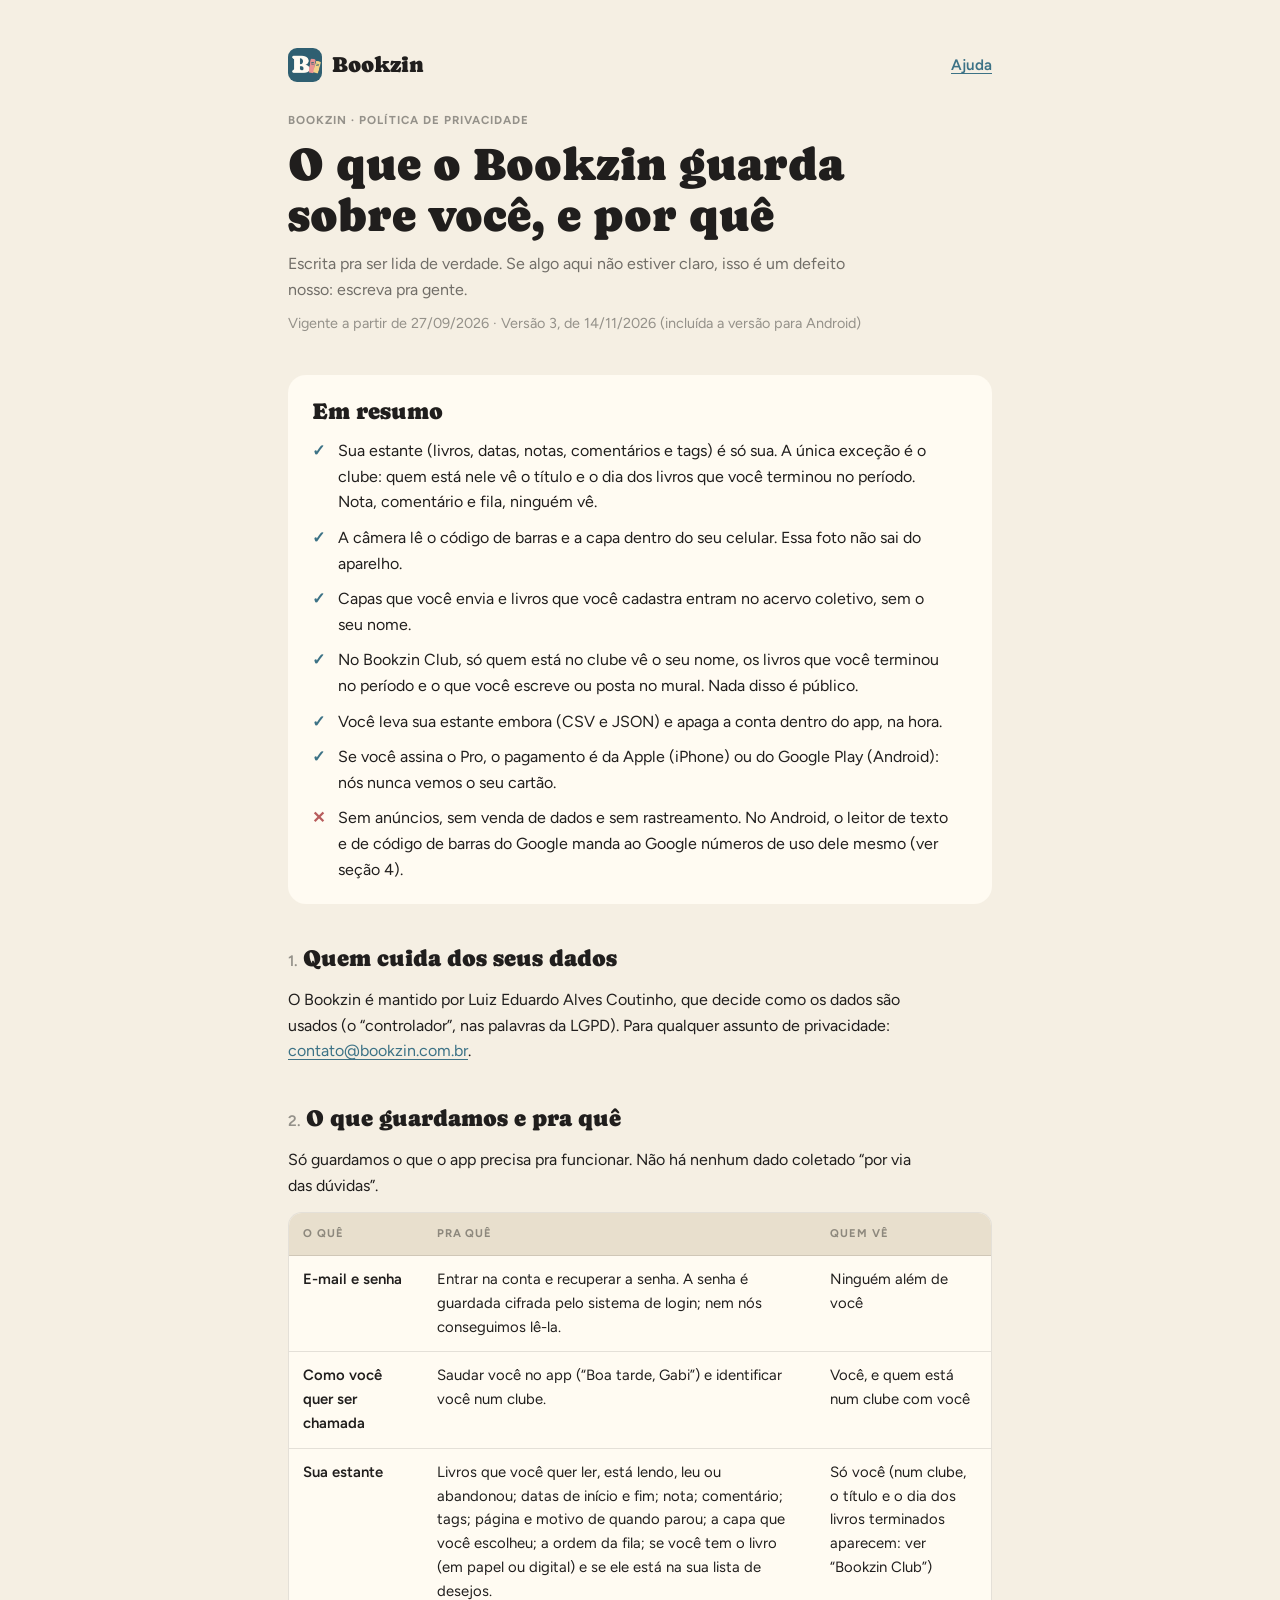
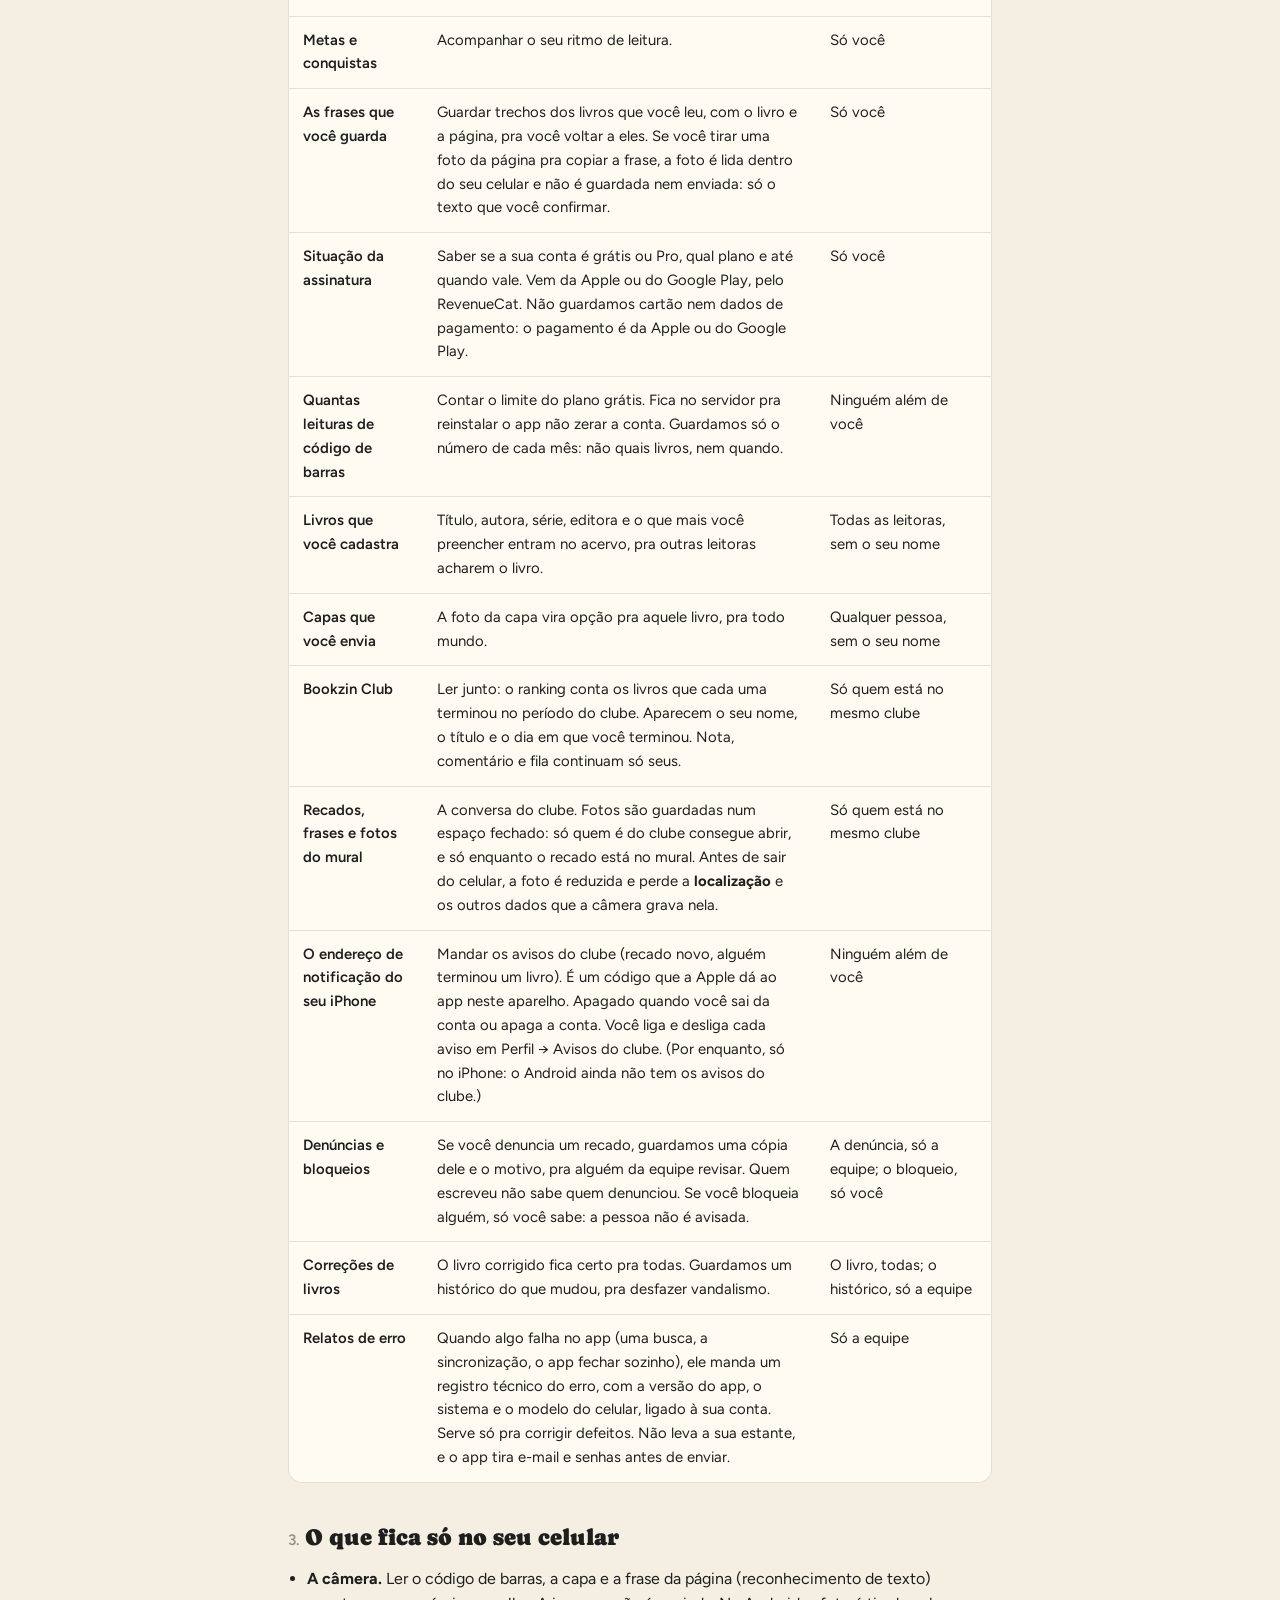
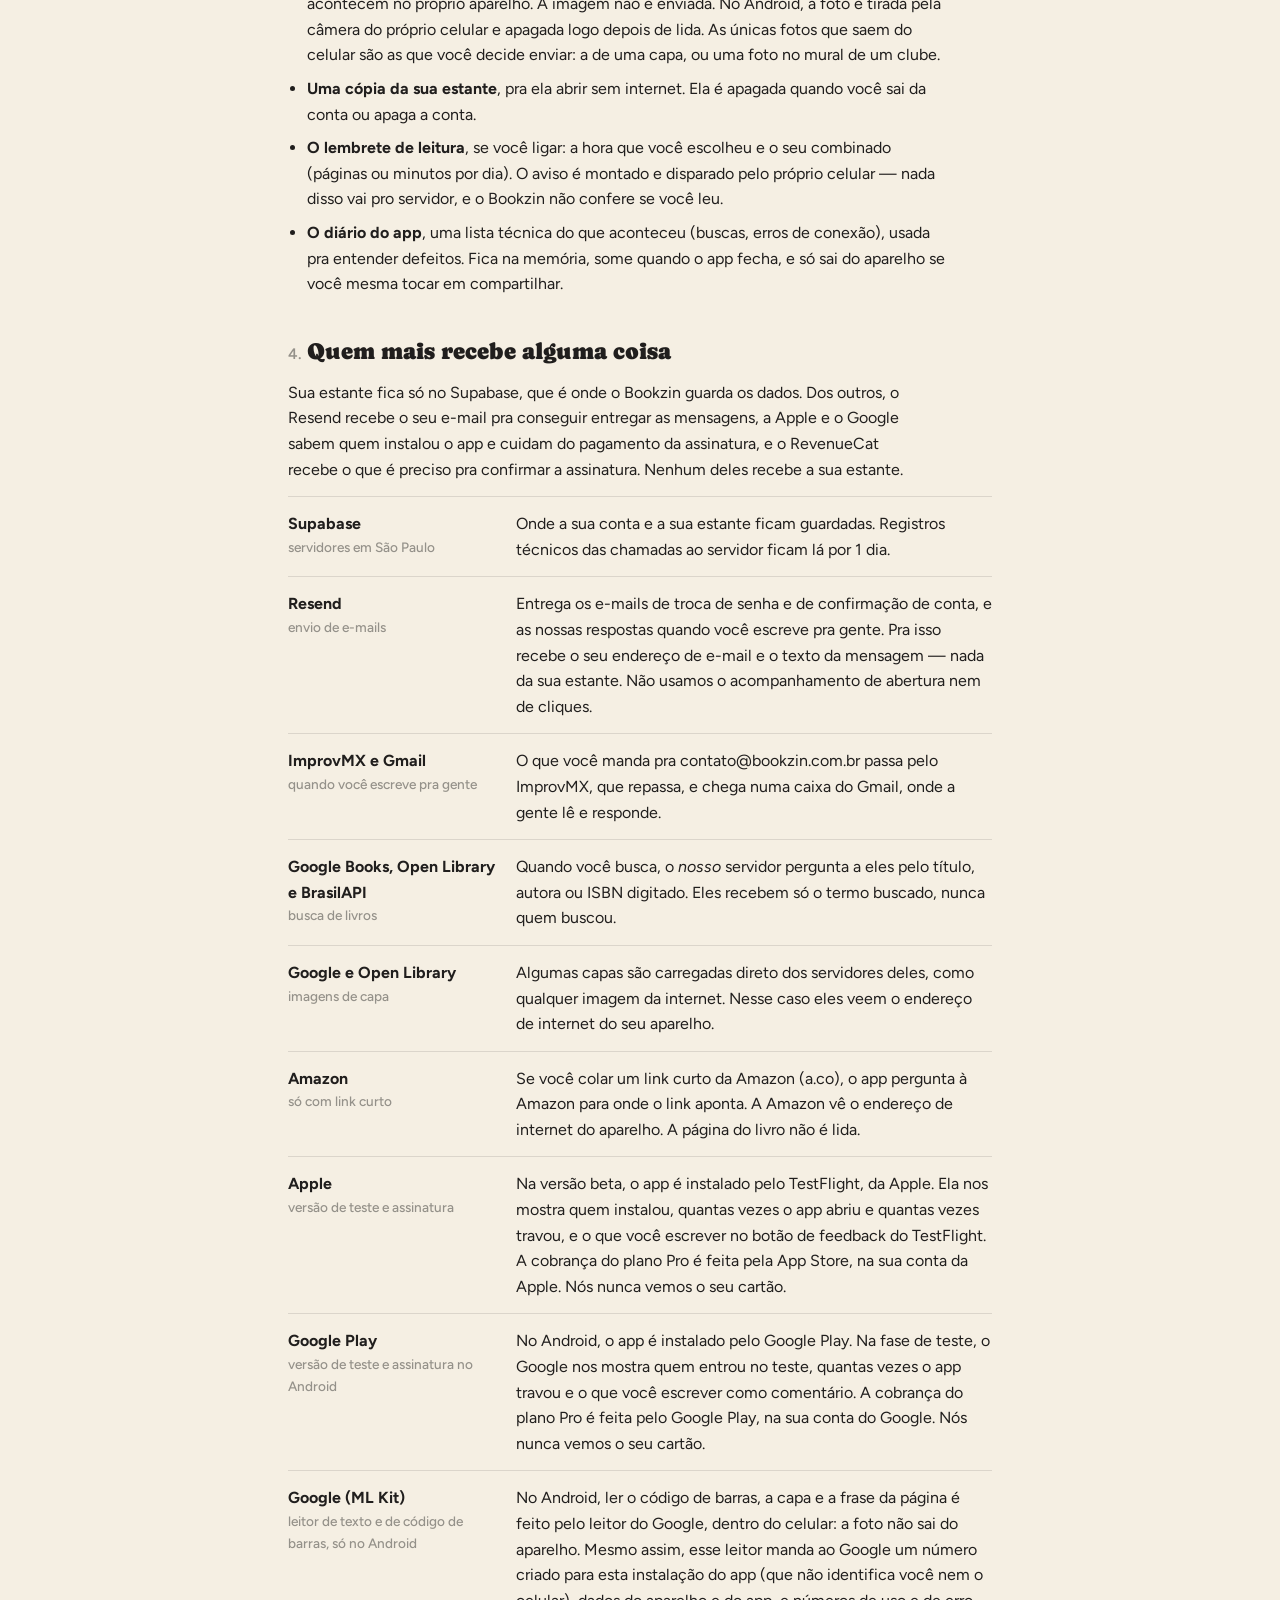
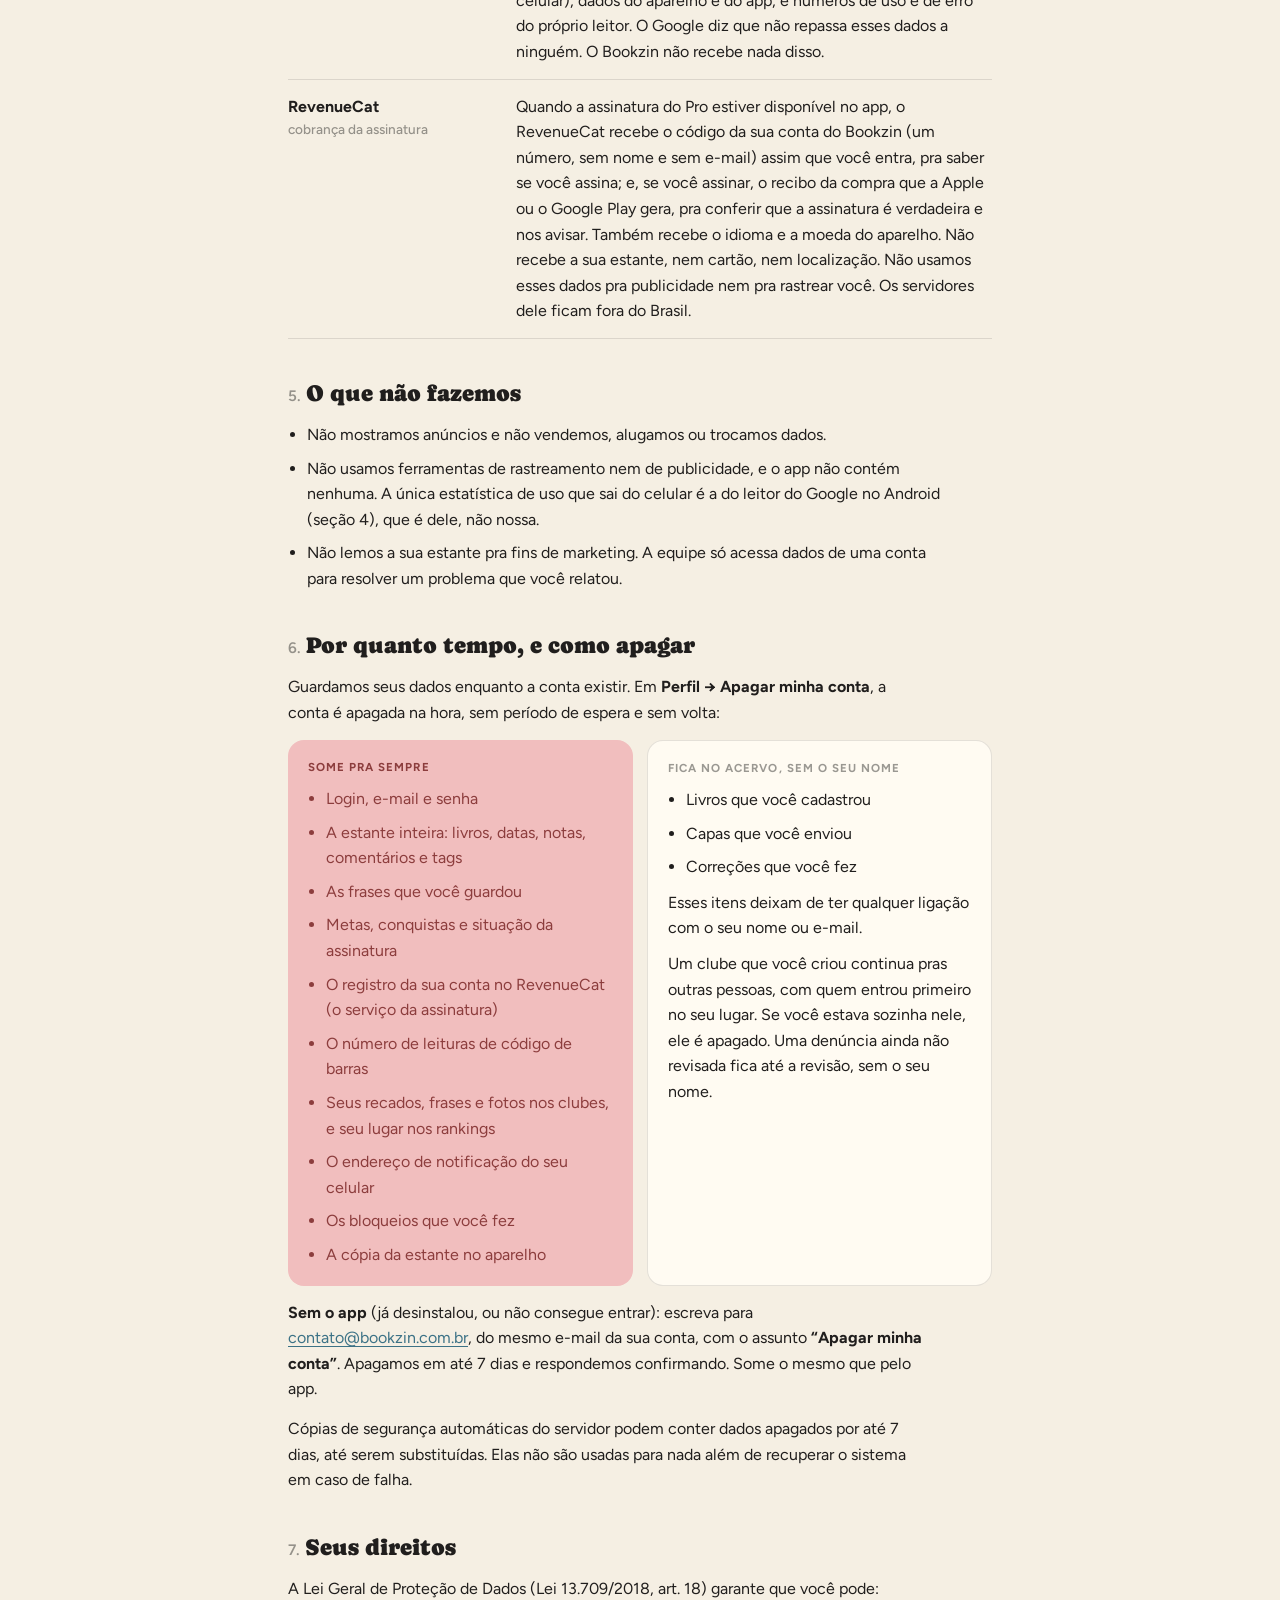
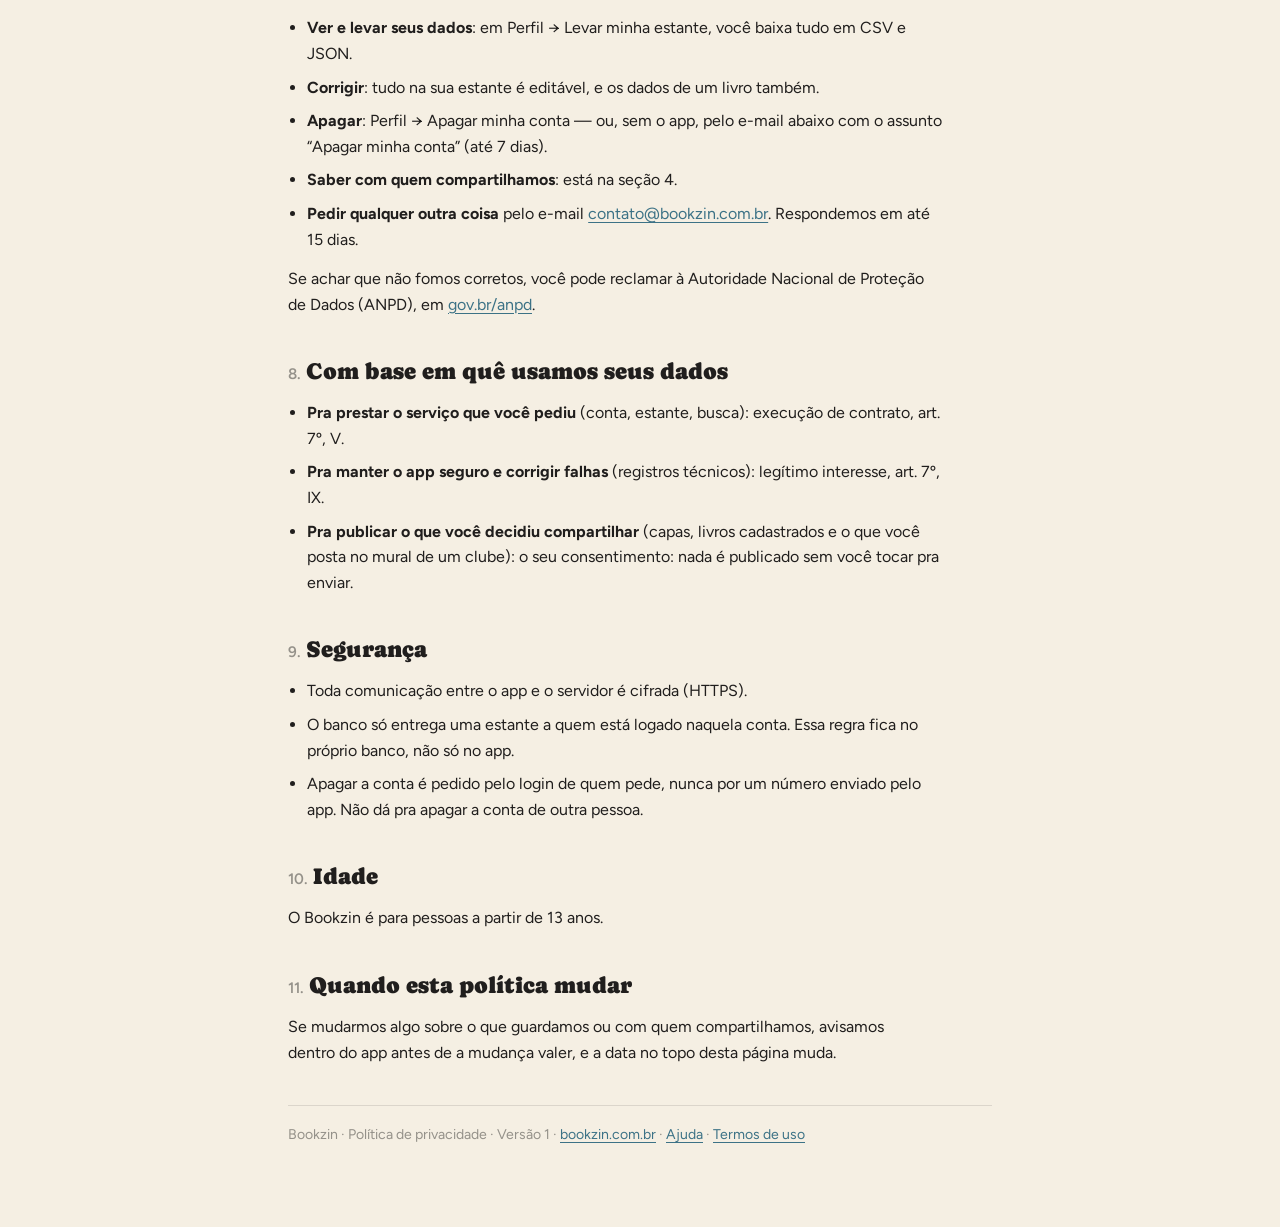
<file: privacidade/index.html>
<!DOCTYPE html>
<html lang="pt-BR">
<head>
<meta charset="utf-8">
<meta name="viewport" content="width=device-width, initial-scale=1">
<title>Privacidade no Bookzin</title>
<meta name="description" content="O que o Bookzin guarda sobre você, por quê, com quem compartilha e como apagar. Escrita pra ser lida de verdade.">
<link rel="icon" href="/icone-48.png" sizes="48x48" type="image/png">
<link rel="apple-touch-icon" href="/icone-192.png">
<link rel="canonical" href="https://bookzin.com.br/privacidade/">
<meta name="theme-color" content="#F5EFE3">
<link rel="preconnect" href="https://fonts.googleapis.com">
<link rel="preconnect" href="https://fonts.gstatic.com" crossorigin>
<link rel="stylesheet" href="https://fonts.googleapis.com/css2?family=Caprasimo&family=Figtree:wght@400;500;600;700&display=swap">
<style>
  /* Tokens da marca Bookzin (ios/App/DesignSystem/Cores.swift e Tipografia.swift). */
  :root {
    --fundo: #F5EFE3;
    --superficie: #FFFBF2;
    --superficie-alt: #E8DFCD;
    --tinta: #201E1D;
    --tinta-2: rgba(32, 30, 29, .62);
    --tinta-3: rgba(32, 30, 29, .45);
    --linha: rgba(32, 30, 29, .12);
    --teal: #3C7286;
    --coral: #B85C5C;
    --rosa: #F1BEBE;
    --rosa-texto: #8C3D3D;
    --pendente-fundo: #F4D38A;
    --pendente-texto: #5C4712;
    --display: "Caprasimo", "Georgia", serif;
    --corpo: "Figtree", -apple-system, "Segoe UI", Roboto, sans-serif;
  }
  @media (prefers-color-scheme: dark) {
    :root:not([data-theme="light"]) {
      --fundo: #1B1917;
      --superficie: #252220;
      --superficie-alt: #34302B;
      --tinta: #F2EBDD;
      --tinta-2: rgba(242, 235, 221, .68);
      --tinta-3: rgba(242, 235, 221, .5);
      --linha: rgba(242, 235, 221, .14);
      --teal: #86B9CB;
      --coral: #E39A9A;
      --rosa: #4A2A2A;
      --rosa-texto: #F1BEBE;
      --pendente-fundo: #4A3C18;
      --pendente-texto: #F4D38A;
    }
  }
  :root[data-theme="dark"] {
    --fundo: #1B1917;
    --superficie: #252220;
    --superficie-alt: #34302B;
    --tinta: #F2EBDD;
    --tinta-2: rgba(242, 235, 221, .68);
    --tinta-3: rgba(242, 235, 221, .5);
    --linha: rgba(242, 235, 221, .14);
    --teal: #86B9CB;
    --coral: #E39A9A;
    --rosa: #4A2A2A;
    --rosa-texto: #F1BEBE;
    --pendente-fundo: #4A3C18;
    --pendente-texto: #F4D38A;
  }

  * { box-sizing: border-box; }
  body {
    background: var(--fundo);
    color: var(--tinta);
    font-family: var(--corpo);
    font-size: 16px;
    line-height: 1.6;
    padding-inline: 20px;
    padding-block: 40px 72px;
  }
  .pagina { max-width: 44rem; margin: 0 auto; display: grid; gap: 40px; }
  h1, h2 { font-family: var(--display); font-weight: 400; text-wrap: balance; margin: 0; }
  h1 { font-size: clamp(2.1rem, 6vw, 2.9rem); line-height: 1.1; }
  h2 { font-size: 1.45rem; line-height: 1.25; }
  h3 { font-size: 1rem; font-weight: 700; margin: 0; }
  p { margin: 0; }
  a { color: var(--teal); text-underline-offset: 3px; }
  a:focus-visible { outline: 2px solid var(--teal); outline-offset: 2px; border-radius: 3px; }
  .rotulo {
    font-size: .72rem; font-weight: 700; letter-spacing: .09em; text-transform: uppercase;
    color: var(--tinta-3);
  }
  .cabeca { display: grid; gap: 10px; }
  .cabeca .sub { color: var(--tinta-2); max-width: 36rem; }
  .datas { color: var(--tinta-3); font-size: .9rem; }

  /* Revisão: só existe no rascunho. Sai inteira antes de publicar. */
  .revisao {
    background: var(--pendente-fundo); color: var(--pendente-texto);
    border-radius: 18px; padding: 20px 22px; display: grid; gap: 12px;
  }
  .revisao h2 { font-size: 1.15rem; color: var(--pendente-texto); }
  .revisao ol { margin: 0; padding-left: 1.2rem; display: grid; gap: 8px; }
  .revisao .rotulo { color: var(--pendente-texto); opacity: .8; }
  mark.pendente {
    background: var(--pendente-fundo); color: var(--pendente-texto);
    padding: 0 .3em; border-radius: 4px; font-weight: 600;
    -webkit-box-decoration-break: clone; box-decoration-break: clone;
  }

  .resumo {
    background: var(--superficie); border-radius: 18px; padding: 22px 24px;
    display: grid; gap: 12px;
  }
  .resumo ul { margin: 0; padding: 0; list-style: none; display: grid; gap: 10px; }
  .resumo li { display: grid; grid-template-columns: 1.1rem 1fr; gap: 8px; }
  .resumo li::before { content: "✓"; color: var(--teal); font-weight: 700; }
  .resumo li.nao::before { content: "✕"; color: var(--coral); }

  section { display: grid; gap: 14px; }
  section > p, section li { max-width: 40rem; }
  section ul { margin: 0; padding-left: 1.2rem; display: grid; gap: 8px; }
  .indice { color: var(--tinta-3); font-size: .95rem; margin-right: .35em; font-family: var(--corpo); font-weight: 600; }

  .tabela { overflow-x: auto; border-radius: 14px; border: 1px solid var(--linha); background: var(--superficie); }
  table { border-collapse: collapse; width: 100%; min-width: 34rem; font-size: .93rem; }
  th, td { text-align: left; vertical-align: top; padding: 12px 14px; border-bottom: 1px solid var(--linha); }
  th { font-size: .7rem; letter-spacing: .08em; text-transform: uppercase; color: var(--tinta-3); font-weight: 700; background: var(--superficie-alt); }
  tr:last-child td { border-bottom: 0; }
  td:first-child { font-weight: 600; }

  .duas { display: grid; grid-template-columns: repeat(auto-fit, minmax(16rem, 1fr)); gap: 14px; }
  .caixa { border-radius: 16px; padding: 18px 20px; display: grid; gap: 10px; align-content: start; }
  .caixa ul { padding-left: 1.1rem; }
  .some { background: var(--rosa); color: var(--rosa-texto); }
  .some .rotulo { color: var(--rosa-texto); }
  .fica { background: var(--superficie); border: 1px solid var(--linha); }

  .terceiros { display: grid; gap: 0; border-top: 1px solid var(--linha); }
  .terceiro { display: grid; grid-template-columns: minmax(9rem, 13rem) 1fr; gap: 6px 20px; padding: 14px 0; border-bottom: 1px solid var(--linha); }
  .terceiro .nome { font-weight: 700; }
  .terceiro .onde { color: var(--tinta-3); font-size: .85rem; font-weight: 500; }
  @media (max-width: 34rem) { .terceiro { grid-template-columns: 1fr; } }

  footer { color: var(--tinta-3); font-size: .88rem; border-top: 1px solid var(--linha); padding-top: 18px; }
</style>
</head>
<body>

<header style="max-width:44rem;margin:0 auto 28px;display:flex;align-items:center;justify-content:space-between;gap:16px">
  <a href="/" style="display:inline-flex;align-items:center;gap:10px;text-decoration:none;color:var(--tinta)"><img src="/marca.png" alt="" width="34" height="34" style="border-radius:9px"><span style="font-family:var(--display);font-size:1.35rem">Bookzin</span></a>
  <a href="/suporte/" style="font-weight:600;font-size:.95rem">Ajuda</a>
</header>
<main class="pagina">

  <header class="cabeca">
    <span class="rotulo">Bookzin · Política de privacidade</span>
    <h1>O que o Bookzin guarda sobre você, e por quê</h1>
    <p class="sub">Escrita pra ser lida de verdade. Se algo aqui não estiver claro, isso é um defeito nosso: escreva pra gente.</p>
    <p class="datas">Vigente a partir de 27/09/2026 · Versão 3, de 14/11/2026 (incluída a versão para Android)</p>
  </header>


  <section class="resumo" aria-labelledby="resumo">
    <h2 id="resumo">Em resumo</h2>
    <ul>
      <li>Sua estante (livros, datas, notas, comentários e tags) é só sua. A única exceção é o clube: quem está nele vê o título e o dia dos livros que você terminou no período. Nota, comentário e fila, ninguém vê.</li>
      <li>A câmera lê o código de barras e a capa dentro do seu celular. Essa foto não sai do aparelho.</li>
      <li>Capas que você envia e livros que você cadastra entram no acervo coletivo, sem o seu nome.</li>
      <li>No Bookzin Club, só quem está no clube vê o seu nome, os livros que você terminou no período e o que você escreve ou posta no mural. Nada disso é público.</li>
      <li>Você leva sua estante embora (CSV e JSON) e apaga a conta dentro do app, na hora.</li>
      <li>Se você assina o Pro, o pagamento é da Apple (iPhone) ou do Google Play (Android): nós nunca vemos o seu cartão.</li>
      <li class="nao">Sem anúncios, sem venda de dados e sem rastreamento. No Android, o leitor de texto e de código de barras do Google manda ao Google números de uso dele mesmo (ver seção 4).</li>
    </ul>
  </section>

  <section aria-labelledby="quem">
    <h2 id="quem"><span class="indice">1.</span>Quem cuida dos seus dados</h2>
    <p>O Bookzin é mantido por Luiz Eduardo Alves Coutinho, que decide como os dados são usados (o “controlador”, nas palavras da LGPD). Para qualquer assunto de privacidade: <a href="mailto:contato@bookzin.com.br">contato@bookzin.com.br</a>.</p>
  </section>

  <section aria-labelledby="coleta">
    <h2 id="coleta"><span class="indice">2.</span>O que guardamos e pra quê</h2>
    <p>Só guardamos o que o app precisa pra funcionar. Não há nenhum dado coletado “por via das dúvidas”.</p>
    <div class="tabela" role="region" aria-label="Dados guardados" tabindex="0">
      <table>
        <thead>
          <tr><th scope="col">O quê</th><th scope="col">Pra quê</th><th scope="col">Quem vê</th></tr>
        </thead>
        <tbody>
          <tr><td>E-mail e senha</td><td>Entrar na conta e recuperar a senha. A senha é guardada cifrada pelo sistema de login; nem nós conseguimos lê-la.</td><td>Ninguém além de você</td></tr>
          <tr><td>Como você quer ser chamada</td><td>Saudar você no app (“Boa tarde, Gabi”) e identificar você num clube.</td><td>Você, e quem está num clube com você</td></tr>
          <tr><td>Sua estante</td><td>Livros que você quer ler, está lendo, leu ou abandonou; datas de início e fim; nota; comentário; tags; página e motivo de quando parou; a capa que você escolheu; a ordem da fila; se você tem o livro (em papel ou digital) e se ele está na sua lista de desejos.</td><td>Só você (num clube, o título e o dia dos livros terminados aparecem: ver “Bookzin Club”)</td></tr>
          <tr><td>Metas e conquistas</td><td>Acompanhar o seu ritmo de leitura.</td><td>Só você</td></tr>
          <tr><td>As frases que você guarda</td><td>Guardar trechos dos livros que você leu, com o livro e a página, pra você voltar a eles. Se você tirar uma foto da página pra copiar a frase, a foto é lida dentro do seu celular e não é guardada nem enviada: só o texto que você confirmar.</td><td>Só você</td></tr>
          <tr><td>Situação da assinatura</td><td>Saber se a sua conta é grátis ou Pro, qual plano e até quando vale. Vem da Apple ou do Google Play, pelo RevenueCat. Não guardamos cartão nem dados de pagamento: o pagamento é da Apple ou do Google Play.</td><td>Só você</td></tr>
          <tr><td>Quantas leituras de código de barras</td><td>Contar o limite do plano grátis. Fica no servidor pra reinstalar o app não zerar a conta. Guardamos só o número de cada mês: não quais livros, nem quando.</td><td>Ninguém além de você</td></tr>
          <tr><td>Livros que você cadastra</td><td>Título, autora, série, editora e o que mais você preencher entram no acervo, pra outras leitoras acharem o livro.</td><td>Todas as leitoras, sem o seu nome</td></tr>
          <tr><td>Capas que você envia</td><td>A foto da capa vira opção pra aquele livro, pra todo mundo.</td><td>Qualquer pessoa, sem o seu nome</td></tr>
          <tr><td>Bookzin Club</td><td>Ler junto: o ranking conta os livros que cada uma terminou no período do clube. Aparecem o seu nome, o título e o dia em que você terminou. Nota, comentário e fila continuam só seus.</td><td>Só quem está no mesmo clube</td></tr>
          <tr><td>Recados, frases e fotos do mural</td><td>A conversa do clube. Fotos são guardadas num espaço fechado: só quem é do clube consegue abrir, e só enquanto o recado está no mural. Antes de sair do celular, a foto é reduzida e perde a <strong>localização</strong> e os outros dados que a câmera grava nela.</td><td>Só quem está no mesmo clube</td></tr>
          <tr><td>O endereço de notificação do seu iPhone</td><td>Mandar os avisos do clube (recado novo, alguém terminou um livro). É um código que a Apple dá ao app neste aparelho. Apagado quando você sai da conta ou apaga a conta. Você liga e desliga cada aviso em Perfil → Avisos do clube. (Por enquanto, só no iPhone: o Android ainda não tem os avisos do clube.)</td><td>Ninguém além de você</td></tr>
          <tr><td>Denúncias e bloqueios</td><td>Se você denuncia um recado, guardamos uma cópia dele e o motivo, pra alguém da equipe revisar. Quem escreveu não sabe quem denunciou. Se você bloqueia alguém, só você sabe: a pessoa não é avisada.</td><td>A denúncia, só a equipe; o bloqueio, só você</td></tr>
          <tr><td>Correções de livros</td><td>O livro corrigido fica certo pra todas. Guardamos um histórico do que mudou, pra desfazer vandalismo.</td><td>O livro, todas; o histórico, só a equipe</td></tr>
          <tr><td>Relatos de erro</td><td>Quando algo falha no app (uma busca, a sincronização, o app fechar sozinho), ele manda um registro técnico do erro, com a versão do app, o sistema e o modelo do celular, ligado à sua conta. Serve só pra corrigir defeitos. Não leva a sua estante, e o app tira e-mail e senhas antes de enviar.</td><td>Só a equipe</td></tr>
        </tbody>
      </table>
    </div>
  </section>

  <section aria-labelledby="aparelho">
    <h2 id="aparelho"><span class="indice">3.</span>O que fica só no seu celular</h2>
    <ul>
      <li><strong>A câmera.</strong> Ler o código de barras, a capa e a frase da página (reconhecimento de texto) acontecem no próprio aparelho. A imagem não é enviada. No Android, a foto é tirada pela câmera do próprio celular e apagada logo depois de lida. As únicas fotos que saem do celular são as que você decide enviar: a de uma capa, ou uma foto no mural de um clube.</li>
      <li><strong>Uma cópia da sua estante</strong>, pra ela abrir sem internet. Ela é apagada quando você sai da conta ou apaga a conta.</li>
      <li><strong>O lembrete de leitura</strong>, se você ligar: a hora que você escolheu e o seu combinado (páginas ou minutos por dia). O aviso é montado e disparado pelo próprio celular — nada disso vai pro servidor, e o Bookzin não confere se você leu.</li>
      <li><strong>O diário do app</strong>, uma lista técnica do que aconteceu (buscas, erros de conexão), usada pra entender defeitos. Fica na memória, some quando o app fecha, e só sai do aparelho se você mesma tocar em compartilhar.</li>
    </ul>
  </section>

  <section aria-labelledby="terceiros">
    <h2 id="terceiros"><span class="indice">4.</span>Quem mais recebe alguma coisa</h2>
    <p>Sua estante fica só no Supabase, que é onde o Bookzin guarda os dados. Dos outros, o Resend recebe o seu e-mail pra conseguir entregar as mensagens, a Apple e o Google sabem quem instalou o app e cuidam do pagamento da assinatura, e o RevenueCat recebe o que é preciso pra confirmar a assinatura. Nenhum deles recebe a sua estante.</p>
    <div class="terceiros">
      <div class="terceiro">
        <div><div class="nome">Supabase</div><div class="onde">servidores em São Paulo</div></div>
        <p>Onde a sua conta e a sua estante ficam guardadas. Registros técnicos das chamadas ao servidor ficam lá por 1 dia.</p>
      </div>
      <div class="terceiro">
        <div><div class="nome">Resend</div><div class="onde">envio de e-mails</div></div>
        <p>Entrega os e-mails de troca de senha e de confirmação de conta, e as nossas respostas quando você escreve pra gente. Pra isso recebe o seu endereço de e-mail e o texto da mensagem — nada da sua estante. Não usamos o acompanhamento de abertura nem de cliques.</p>
      </div>
      <div class="terceiro">
        <div><div class="nome">ImprovMX e Gmail</div><div class="onde">quando você escreve pra gente</div></div>
        <p>O que você manda pra contato@bookzin.com.br passa pelo ImprovMX, que repassa, e chega numa caixa do Gmail, onde a gente lê e responde.</p>
      </div>
      <div class="terceiro">
        <div><div class="nome">Google Books, Open Library e BrasilAPI</div><div class="onde">busca de livros</div></div>
        <p>Quando você busca, o <em>nosso</em> servidor pergunta a eles pelo título, autora ou ISBN digitado. Eles recebem só o termo buscado, nunca quem buscou.</p>
      </div>
      <div class="terceiro">
        <div><div class="nome">Google e Open Library</div><div class="onde">imagens de capa</div></div>
        <p>Algumas capas são carregadas direto dos servidores deles, como qualquer imagem da internet. Nesse caso eles veem o endereço de internet do seu aparelho.</p>
      </div>
      <div class="terceiro">
        <div><div class="nome">Amazon</div><div class="onde">só com link curto</div></div>
        <p>Se você colar um link curto da Amazon (a.co), o app pergunta à Amazon para onde o link aponta. A Amazon vê o endereço de internet do aparelho. A página do livro não é lida.</p>
      </div>
      <div class="terceiro">
        <div><div class="nome">Apple</div><div class="onde">versão de teste e assinatura</div></div>
        <p>Na versão beta, o app é instalado pelo TestFlight, da Apple. Ela nos mostra quem instalou, quantas vezes o app abriu e quantas vezes travou, e o que você escrever no botão de feedback do TestFlight. A cobrança do plano Pro é feita pela App Store, na sua conta da Apple. Nós nunca vemos o seu cartão.</p>
      </div>
      <div class="terceiro">
        <div><div class="nome">Google Play</div><div class="onde">versão de teste e assinatura no Android</div></div>
        <p>No Android, o app é instalado pelo Google Play. Na fase de teste, o Google nos mostra quem entrou no teste, quantas vezes o app travou e o que você escrever como comentário. A cobrança do plano Pro é feita pelo Google Play, na sua conta do Google. Nós nunca vemos o seu cartão.</p>
      </div>
      <div class="terceiro">
        <div><div class="nome">Google (ML Kit)</div><div class="onde">leitor de texto e de código de barras, só no Android</div></div>
        <p>No Android, ler o código de barras, a capa e a frase da página é feito pelo leitor do Google, dentro do celular: a foto não sai do aparelho. Mesmo assim, esse leitor manda ao Google um número criado para esta instalação do app (que não identifica você nem o celular), dados do aparelho e do app, e números de uso e de erro do próprio leitor. O Google diz que não repassa esses dados a ninguém. O Bookzin não recebe nada disso.</p>
      </div>
      <div class="terceiro">
        <div><div class="nome">RevenueCat</div><div class="onde">cobrança da assinatura</div></div>
        <p>Quando a assinatura do Pro estiver disponível no app, o RevenueCat recebe o código da sua conta do Bookzin (um número, sem nome e sem e-mail) assim que você entra, pra saber se você assina; e, se você assinar, o recibo da compra que a Apple ou o Google Play gera, pra conferir que a assinatura é verdadeira e nos avisar. Também recebe o idioma e a moeda do aparelho. Não recebe a sua estante, nem cartão, nem localização. Não usamos esses dados pra publicidade nem pra rastrear você. Os servidores dele ficam fora do Brasil.</p>
      </div>
    </div>
  </section>

  <section aria-labelledby="nao">
    <h2 id="nao"><span class="indice">5.</span>O que não fazemos</h2>
    <ul>
      <li>Não mostramos anúncios e não vendemos, alugamos ou trocamos dados.</li>
      <li>Não usamos ferramentas de rastreamento nem de publicidade, e o app não contém nenhuma. A única estatística de uso que sai do celular é a do leitor do Google no Android (seção 4), que é dele, não nossa.</li>
      <li>Não lemos a sua estante pra fins de marketing. A equipe só acessa dados de uma conta para resolver um problema que você relatou.</li>
    </ul>
  </section>

  <section aria-labelledby="apagar">
    <h2 id="apagar"><span class="indice">6.</span>Por quanto tempo, e como apagar</h2>
    <p>Guardamos seus dados enquanto a conta existir. Em <strong>Perfil → Apagar minha conta</strong>, a conta é apagada na hora, sem período de espera e sem volta:</p>
    <div class="duas">
      <div class="caixa some">
        <span class="rotulo">Some pra sempre</span>
        <ul>
          <li>Login, e-mail e senha</li>
          <li>A estante inteira: livros, datas, notas, comentários e tags</li>
          <li>As frases que você guardou</li>
          <li>Metas, conquistas e situação da assinatura</li>
          <li>O registro da sua conta no RevenueCat (o serviço da assinatura)</li>
          <li>O número de leituras de código de barras</li>
          <li>Seus recados, frases e fotos nos clubes, e seu lugar nos rankings</li>
          <li>O endereço de notificação do seu celular</li>
          <li>Os bloqueios que você fez</li>
          <li>A cópia da estante no aparelho</li>
        </ul>
      </div>
      <div class="caixa fica">
        <span class="rotulo">Fica no acervo, sem o seu nome</span>
        <ul>
          <li>Livros que você cadastrou</li>
          <li>Capas que você enviou</li>
          <li>Correções que você fez</li>
        </ul>
        <p>Esses itens deixam de ter qualquer ligação com o seu nome ou e-mail.</p>
        <p>Um clube que você criou continua pras outras pessoas, com quem entrou primeiro no seu lugar. Se você estava sozinha nele, ele é apagado. Uma denúncia ainda não revisada fica até a revisão, sem o seu nome.</p>
      </div>
    </div>
    <p><strong>Sem o app</strong> (já desinstalou, ou não consegue entrar): escreva para <a href="mailto:contato@bookzin.com.br?subject=Apagar%20minha%20conta">contato@bookzin.com.br</a>, do mesmo e-mail da sua conta, com o assunto <strong>“Apagar minha conta”</strong>. Apagamos em até 7 dias e respondemos confirmando. Some o mesmo que pelo app.</p>
    <p>Cópias de segurança automáticas do servidor podem conter dados apagados por até 7 dias, até serem substituídas. Elas não são usadas para nada além de recuperar o sistema em caso de falha.</p>
  </section>

  <section aria-labelledby="direitos">
    <h2 id="direitos"><span class="indice">7.</span>Seus direitos</h2>
    <p>A Lei Geral de Proteção de Dados (Lei 13.709/2018, art. 18) garante que você pode:</p>
    <ul>
      <li><strong>Ver e levar seus dados</strong>: em Perfil → Levar minha estante, você baixa tudo em CSV e JSON.</li>
      <li><strong>Corrigir</strong>: tudo na sua estante é editável, e os dados de um livro também.</li>
      <li><strong>Apagar</strong>: Perfil → Apagar minha conta — ou, sem o app, pelo e-mail abaixo com o assunto “Apagar minha conta” (até 7 dias).</li>
      <li><strong>Saber com quem compartilhamos</strong>: está na seção 4.</li>
      <li><strong>Pedir qualquer outra coisa</strong> pelo e-mail <a href="mailto:contato@bookzin.com.br">contato@bookzin.com.br</a>. Respondemos em até 15 dias.</li>
    </ul>
    <p>Se achar que não fomos corretos, você pode reclamar à Autoridade Nacional de Proteção de Dados (ANPD), em <a href="https://www.gov.br/anpd">gov.br/anpd</a>.</p>
  </section>

  <section aria-labelledby="base">
    <h2 id="base"><span class="indice">8.</span>Com base em quê usamos seus dados</h2>
    <ul>
      <li><strong>Pra prestar o serviço que você pediu</strong> (conta, estante, busca): execução de contrato, art. 7º, V.</li>
      <li><strong>Pra manter o app seguro e corrigir falhas</strong> (registros técnicos): legítimo interesse, art. 7º, IX.</li>
      <li><strong>Pra publicar o que você decidiu compartilhar</strong> (capas, livros cadastrados e o que você posta no mural de um clube): o seu consentimento: nada é publicado sem você tocar pra enviar.</li>
    </ul>
  </section>

  <section aria-labelledby="seguranca">
    <h2 id="seguranca"><span class="indice">9.</span>Segurança</h2>
    <ul>
      <li>Toda comunicação entre o app e o servidor é cifrada (HTTPS).</li>
      <li>O banco só entrega uma estante a quem está logado naquela conta. Essa regra fica no próprio banco, não só no app.</li>
      <li>Apagar a conta é pedido pelo login de quem pede, nunca por um número enviado pelo app. Não dá pra apagar a conta de outra pessoa.</li>
    </ul>
  </section>

  <section aria-labelledby="idade">
    <h2 id="idade"><span class="indice">10.</span>Idade</h2>
    <p>O Bookzin é para pessoas a partir de 13 anos.</p>
  </section>

  <section aria-labelledby="mudancas">
    <h2 id="mudancas"><span class="indice">11.</span>Quando esta política mudar</h2>
    <p>Se mudarmos algo sobre o que guardamos ou com quem compartilhamos, avisamos dentro do app antes de a mudança valer, e a data no topo desta página muda.</p>
  </section>

  <footer>
    Bookzin · Política de privacidade · Versão 1 · <a href="/">bookzin.com.br</a> · <a href="/suporte/">Ajuda</a> · <a href="/termos/">Termos de uso</a>
  </footer>
</main>
</body>
</html>
</file>
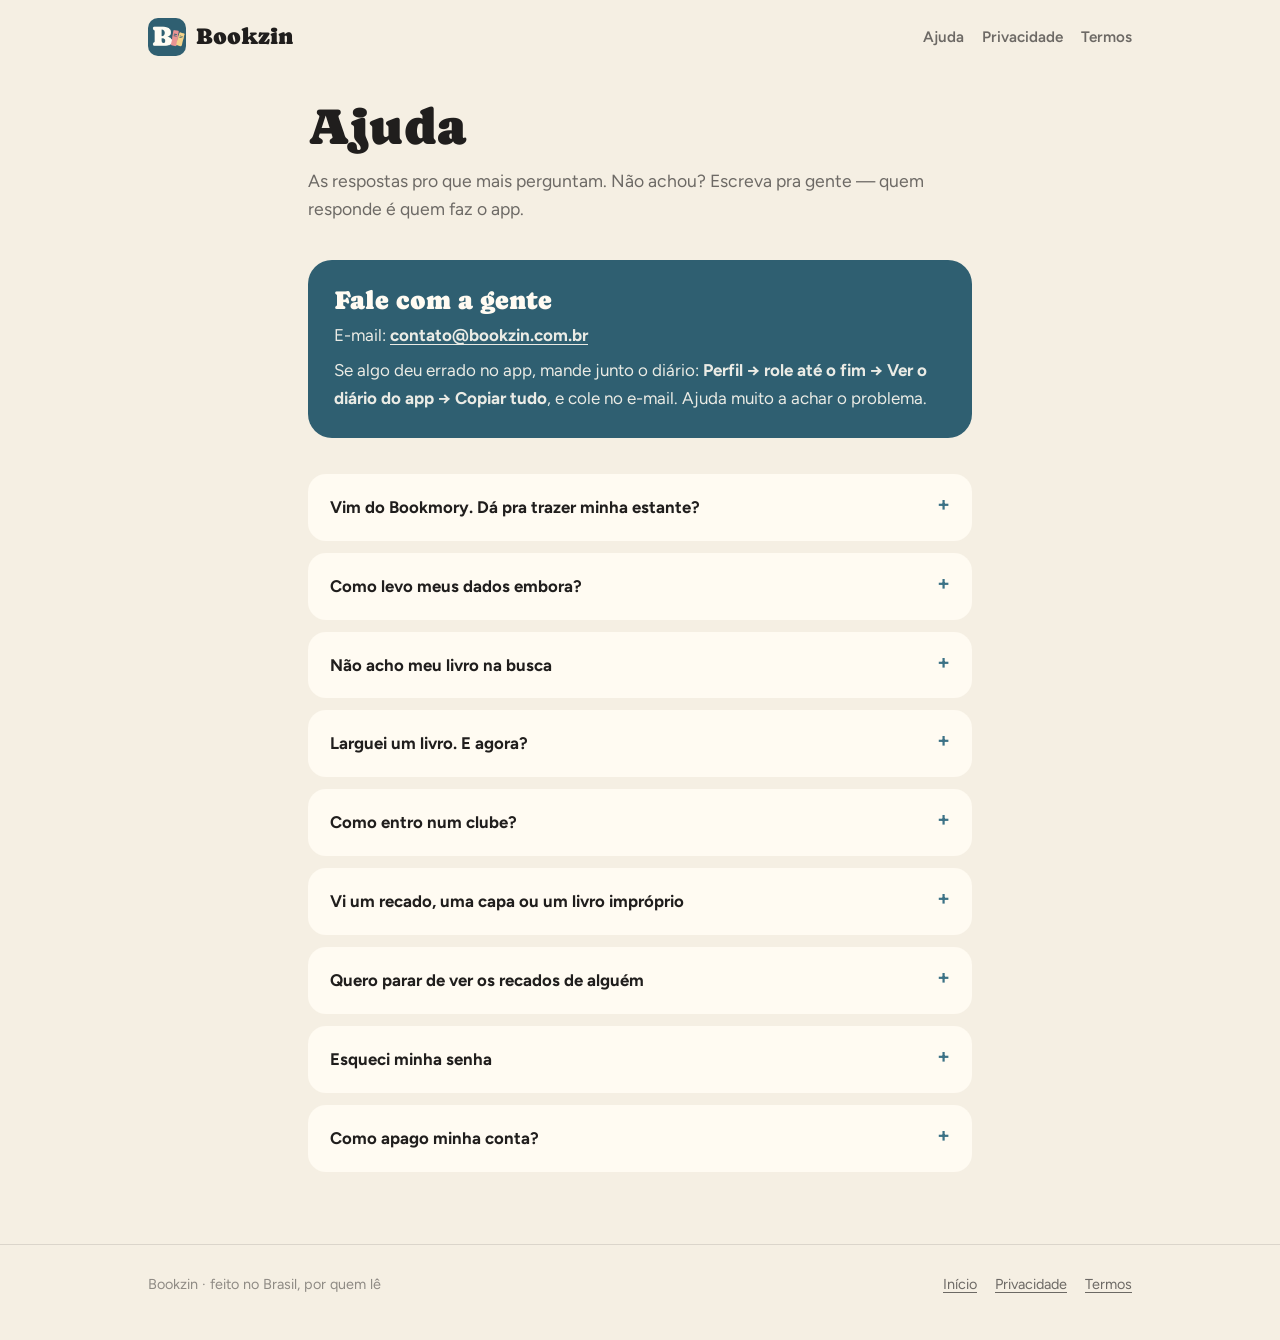
<file: suporte/index.html>
<!DOCTYPE html>
<html lang="pt-BR">
<head>
<meta charset="utf-8">
<meta name="viewport" content="width=device-width, initial-scale=1">
<title>Ajuda — Bookzin</title>
<meta name="description" content="Como falar com a gente, trazer sua estante do Bookmory, levar seus dados, denunciar, bloquear e apagar a conta no Bookzin.">
<link rel="icon" href="/icone-48.png" sizes="48x48" type="image/png">
<link rel="apple-touch-icon" href="/icone-192.png">
<link rel="canonical" href="https://bookzin.com.br/suporte/">
<meta name="theme-color" content="#F5EFE3">
<link rel="preconnect" href="https://fonts.googleapis.com">
<link rel="preconnect" href="https://fonts.gstatic.com" crossorigin>
<link rel="stylesheet" href="https://fonts.googleapis.com/css2?family=Caprasimo&family=Figtree:wght@400;500;600;700&display=swap">
<link rel="stylesheet" href="/estilo.css">
<style>
  .cabeca { padding-block: 24px 8px; }
  .cabeca h1 { font-size: clamp(2.2rem, 6vw, 3.2rem); }
  .cabeca p { margin-top: 12px; color: var(--tinta-2); font-size: 1.1rem; }
  .contato { margin-top: 28px; background: var(--teal-fundo); color: var(--sobre-teal); border-radius: 24px; padding: 26px 26px; }
  .contato h2 { font-size: 1.6rem; }
  .contato p { margin-top: 8px; opacity: .9; }
  .contato a { color: inherit; font-weight: 700; }
  .perguntas { margin-top: 36px; display: grid; gap: 12px; }
  details { background: var(--superficie); border-radius: 18px; padding: 4px 22px; }
  summary { cursor: pointer; list-style: none; padding: 16px 0; font-weight: 700; font-size: 1.05rem; display: flex; justify-content: space-between; gap: 16px; }
  summary::-webkit-details-marker { display: none; }
  summary::after { content: "+"; color: var(--teal); font-size: 1.3rem; line-height: 1; }
  details[open] summary::after { content: "–"; }
  details p, details ol { margin: 0 0 18px; color: var(--tinta-2); }
  details ol { padding-left: 1.2rem; display: grid; gap: 4px; }
  b.caminho { color: var(--tinta); font-weight: 600; }
  mark.pendente { background: var(--amarelo); color: var(--amarelo-texto); padding: 0 .3em; border-radius: 4px; }
</style>
</head>
<body>

<header class="topo">
  <div class="largura">
    <a class="marca" href="/"><img src="/marca.png" alt="" width="38" height="38"><span>Bookzin</span></a>
    <nav aria-label="Principal"><a href="/suporte/" aria-current="page">Ajuda</a><a href="/privacidade/">Privacidade</a><a href="/termos/">Termos</a></nav>
  </div>
</header>

<main class="estreita">
  <section class="cabeca">
    <h1>Ajuda</h1>
    <p>As respostas pro que mais perguntam. Não achou? Escreva pra gente — quem responde é quem faz o app.</p>
  </section>

  <section class="contato" aria-labelledby="fale">
    <h2 id="fale">Fale com a gente</h2>
    <p>E-mail: <a href="mailto:contato@bookzin.com.br">contato@bookzin.com.br</a></p>
    <p>Se algo deu errado no app, mande junto o diário: <b>Perfil → role até o fim → Ver o diário do app → Copiar tudo</b>, e cole no e-mail. Ajuda muito a achar o problema.</p>
  </section>

  <section class="perguntas" aria-label="Perguntas frequentes">
    <details>
      <summary>Vim do Bookmory. Dá pra trazer minha estante?</summary>
      <ol>
        <li>No Bookmory, exporte sua lista em Excel e salve o arquivo no iPhone.</li>
        <li>No Bookzin: <b class="caminho">Perfil → Trazer minha estante → Bookmory</b>, e escolha o arquivo.</li>
        <li>Confira a prévia e toque em trazer.</li>
      </ol>
      <p>Livro que já está no seu Bookzin fica como está — não trazemos de novo. Datas, notas e séries podem chegar incompletas: vale dar uma olhada na estante depois. Goodreads, StoryGraph e planilha estão chegando.</p>
    </details>

    <details>
      <summary>Como levo meus dados embora?</summary>
      <p><b class="caminho">Perfil → Levar minha estante</b>. Sai um arquivo que abre no Excel, no Numbers e no Google Planilhas, com tudo: livros, datas, notas, comentários e metas. É de graça, sempre.</p>
    </details>

    <details>
      <summary>Não acho meu livro na busca</summary>
      <p>Muito livro publicado direto na Amazon não tem ISBN, e por isso não existe em catálogo nenhum. Tente colar o link da Amazon na busca. Se não aparecer, toque em <b class="caminho">"O livro não existe em lugar nenhum? Escreva à mão"</b> — com a sua foto da capa, ele passa a existir pra todas as leitoras.</p>
    </details>

    <details>
      <summary>Larguei um livro. E agora?</summary>
      <p>Na página dele, toque em <b class="caminho">Parei</b>. O Bookzin guarda a página e o motivo, e o livro vai pra Abandonados — de lá dá pra retomar quando quiser. Largar não é erro.</p>
    </details>

    <details>
      <summary>Como entro num clube?</summary>
      <p>Peça o código de seis letras pra quem criou o clube. No app: aba <b class="caminho">Club → Entrar com um código</b>. Entrar é de graça; criar um clube é do Bookzin Pro.</p>
    </details>

    <details>
      <summary>Vi um recado, uma capa ou um livro impróprio</summary>
      <ol>
        <li><b class="caminho">Recado do clube:</b> toque nos três pontinhos do recado → Denunciar recado.</li>
        <li><b class="caminho">Capa:</b> na página do livro, "Escolher ou denunciar a capa".</li>
        <li><b class="caminho">Livro cadastrado à mão:</b> na tela antes de adicionar, "Denunciar este livro".</li>
      </ol>
      <p>Some pra você na hora. Conteúdo ofensivo ou com dado pessoal sai do ar pra todas até a gente revisar.</p>
    </details>

    <details>
      <summary>Quero parar de ver os recados de alguém</summary>
      <p>Nos três pontinhos do recado da pessoa, <b class="caminho">Bloquear</b>. Os recados dela somem pra você em todos os clubes, e ela não fica sabendo. Pra desfazer: <b class="caminho">Perfil → Pessoas bloqueadas</b>.</p>
    </details>

    <details>
      <summary>Esqueci minha senha</summary>
      <p>Na tela de entrar, toque em <b class="caminho">Esqueci minha senha</b> e siga o e-mail que chegar.</p>
    </details>

    <details id="apagar-conta">
      <summary>Como apago minha conta?</summary>
      <p><b>No app:</b> <b class="caminho">Perfil → role até o fim → Apagar minha conta</b>. Antes do botão, o app mostra o que some e o que fica. É na hora e sem volta.</p>
      <p><b>Sem o app</b> (já desinstalou, ou não consegue entrar): escreva para <a href="mailto:contato@bookzin.com.br?subject=Apagar%20minha%20conta">contato@bookzin.com.br</a>, do mesmo e-mail da sua conta, com o assunto <b>“Apagar minha conta”</b>. Apagamos em até 7 dias e respondemos confirmando. Detalhes do que some na <a href="/privacidade/#apagar">política de privacidade</a>.</p>
    </details>
  </section>
</main>

<script>
  // Quem chega por /suporte/#apagar-conta (o link que vai no Google Play) já vê a resposta aberta.
  const alvo = location.hash && document.querySelector(location.hash);
  if (alvo && alvo.tagName === "DETAILS") alvo.open = true;
</script>

<footer class="rodape">
  <div class="largura">
    <span>Bookzin · feito no Brasil, por quem lê</span>
    <nav aria-label="Rodapé"><a href="/">Início</a><a href="/privacidade/">Privacidade</a><a href="/termos/">Termos</a></nav>
  </div>
</footer>

</body>
</html>
</file>
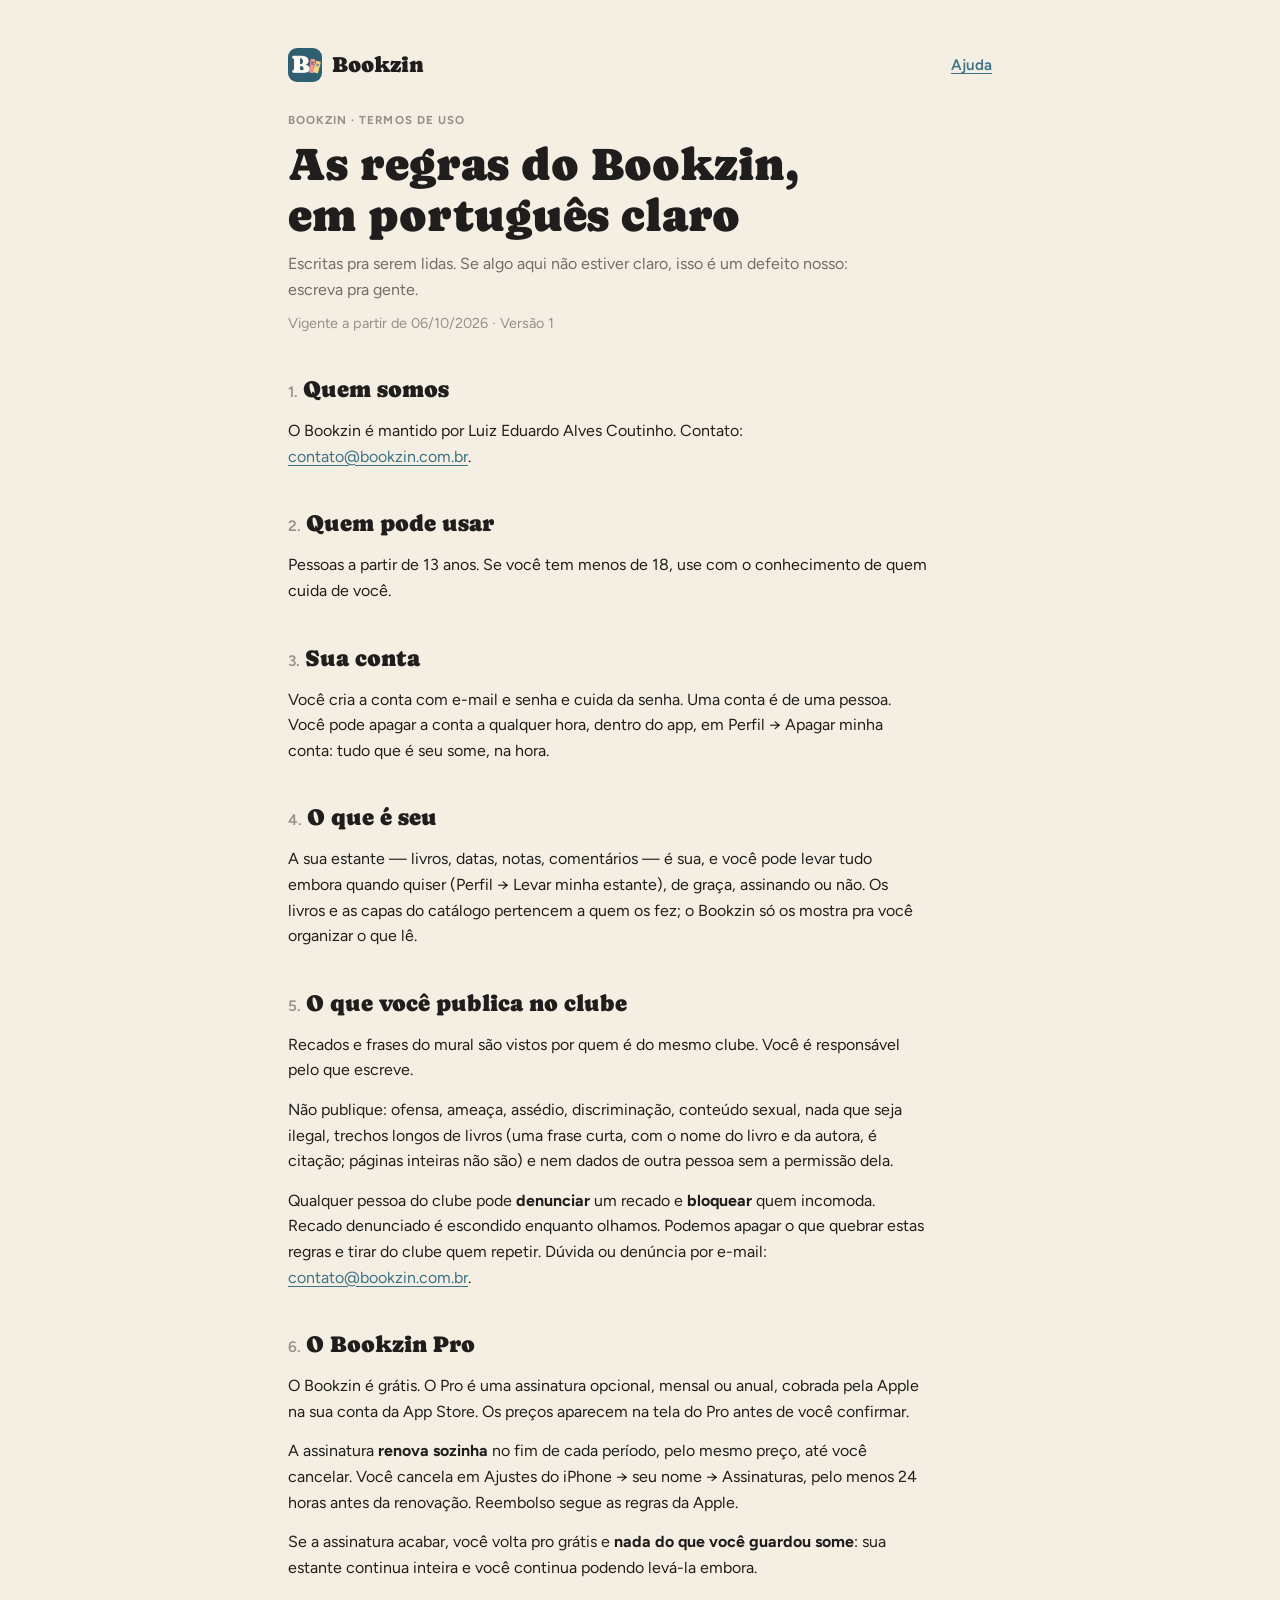
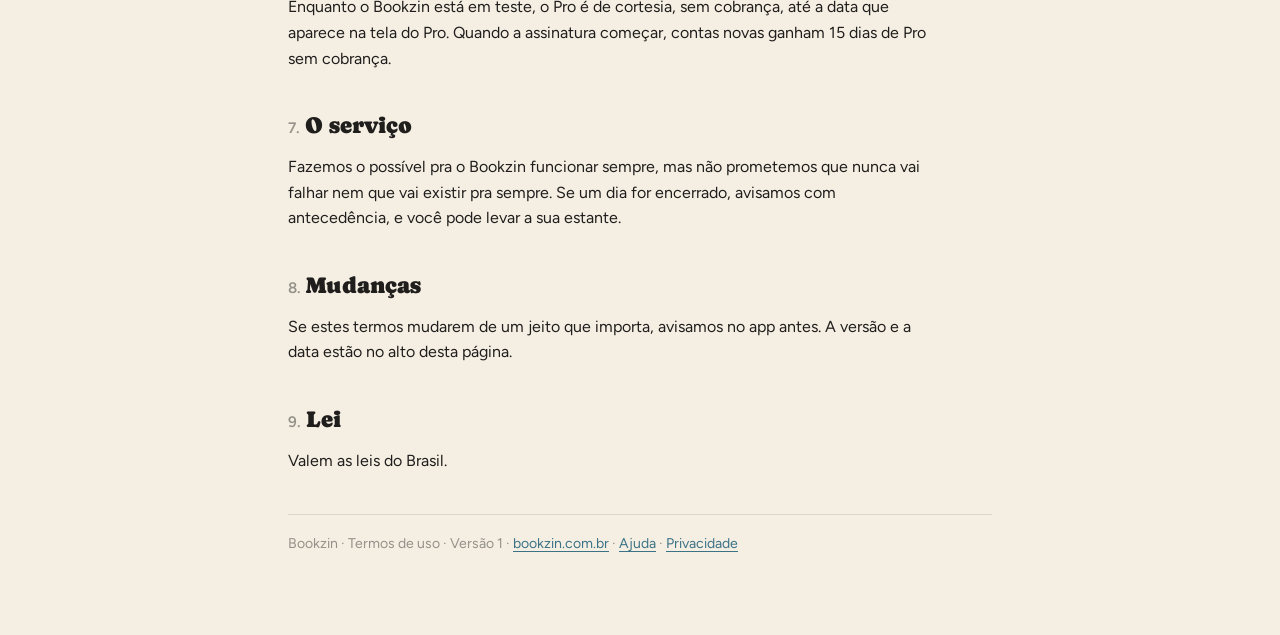
<file: termos/index.html>
<!DOCTYPE html>
<html lang="pt-BR">
<head>
<meta charset="utf-8">
<meta name="viewport" content="width=device-width, initial-scale=1">
<title>Termos de uso do Bookzin</title>
<meta name="description" content="As regras do Bookzin, escritas pra serem lidas: a sua conta, o que você publica no clube e como funciona a assinatura do Pro.">
<link rel="icon" href="/icone-48.png" sizes="48x48" type="image/png">
<link rel="apple-touch-icon" href="/icone-192.png">
<link rel="canonical" href="https://bookzin.com.br/termos/">
<meta name="theme-color" content="#F5EFE3">
<link rel="preconnect" href="https://fonts.googleapis.com">
<link rel="preconnect" href="https://fonts.gstatic.com" crossorigin>
<link rel="stylesheet" href="https://fonts.googleapis.com/css2?family=Caprasimo&family=Figtree:wght@400;500;600;700&display=swap">
<style>
  /* Tokens da marca Bookzin (ios/App/DesignSystem/Cores.swift e Tipografia.swift). */
  :root {
    --fundo: #F5EFE3;
    --superficie: #FFFBF2;
    --superficie-alt: #E8DFCD;
    --tinta: #201E1D;
    --tinta-2: rgba(32, 30, 29, .62);
    --tinta-3: rgba(32, 30, 29, .45);
    --linha: rgba(32, 30, 29, .12);
    --teal: #3C7286;
    --coral: #B85C5C;
    --rosa: #F1BEBE;
    --rosa-texto: #8C3D3D;
    --pendente-fundo: #F4D38A;
    --pendente-texto: #5C4712;
    --display: "Caprasimo", "Georgia", serif;
    --corpo: "Figtree", -apple-system, "Segoe UI", Roboto, sans-serif;
  }
  @media (prefers-color-scheme: dark) {
    :root:not([data-theme="light"]) {
      --fundo: #1B1917;
      --superficie: #252220;
      --superficie-alt: #34302B;
      --tinta: #F2EBDD;
      --tinta-2: rgba(242, 235, 221, .68);
      --tinta-3: rgba(242, 235, 221, .5);
      --linha: rgba(242, 235, 221, .14);
      --teal: #86B9CB;
      --coral: #E39A9A;
      --rosa: #4A2A2A;
      --rosa-texto: #F1BEBE;
      --pendente-fundo: #4A3C18;
      --pendente-texto: #F4D38A;
    }
  }
  :root[data-theme="dark"] {
    --fundo: #1B1917;
    --superficie: #252220;
    --superficie-alt: #34302B;
    --tinta: #F2EBDD;
    --tinta-2: rgba(242, 235, 221, .68);
    --tinta-3: rgba(242, 235, 221, .5);
    --linha: rgba(242, 235, 221, .14);
    --teal: #86B9CB;
    --coral: #E39A9A;
    --rosa: #4A2A2A;
    --rosa-texto: #F1BEBE;
    --pendente-fundo: #4A3C18;
    --pendente-texto: #F4D38A;
  }

  * { box-sizing: border-box; }
  body {
    background: var(--fundo);
    color: var(--tinta);
    font-family: var(--corpo);
    font-size: 16px;
    line-height: 1.6;
    padding-inline: 20px;
    padding-block: 40px 72px;
  }
  .pagina { max-width: 44rem; margin: 0 auto; display: grid; gap: 40px; }
  h1, h2 { font-family: var(--display); font-weight: 400; text-wrap: balance; margin: 0; }
  h1 { font-size: clamp(2.1rem, 6vw, 2.9rem); line-height: 1.1; }
  h2 { font-size: 1.45rem; line-height: 1.25; }
  h3 { font-size: 1rem; font-weight: 700; margin: 0; }
  p { margin: 0; }
  a { color: var(--teal); text-underline-offset: 3px; }
  a:focus-visible { outline: 2px solid var(--teal); outline-offset: 2px; border-radius: 3px; }
  .rotulo {
    font-size: .72rem; font-weight: 700; letter-spacing: .09em; text-transform: uppercase;
    color: var(--tinta-3);
  }
  .cabeca { display: grid; gap: 10px; }
  .cabeca .sub { color: var(--tinta-2); max-width: 36rem; }
  .datas { color: var(--tinta-3); font-size: .9rem; }

  /* Revisão: só existe no rascunho. Sai inteira antes de publicar. */
  .revisao {
    background: var(--pendente-fundo); color: var(--pendente-texto);
    border-radius: 18px; padding: 20px 22px; display: grid; gap: 12px;
  }
  .revisao h2 { font-size: 1.15rem; color: var(--pendente-texto); }
  .revisao ol { margin: 0; padding-left: 1.2rem; display: grid; gap: 8px; }
  .revisao .rotulo { color: var(--pendente-texto); opacity: .8; }
  mark.pendente {
    background: var(--pendente-fundo); color: var(--pendente-texto);
    padding: 0 .3em; border-radius: 4px; font-weight: 600;
    -webkit-box-decoration-break: clone; box-decoration-break: clone;
  }

  .resumo {
    background: var(--superficie); border-radius: 18px; padding: 22px 24px;
    display: grid; gap: 12px;
  }
  .resumo ul { margin: 0; padding: 0; list-style: none; display: grid; gap: 10px; }
  .resumo li { display: grid; grid-template-columns: 1.1rem 1fr; gap: 8px; }
  .resumo li::before { content: "✓"; color: var(--teal); font-weight: 700; }
  .resumo li.nao::before { content: "✕"; color: var(--coral); }

  section { display: grid; gap: 14px; }
  section > p, section li { max-width: 40rem; }
  section ul { margin: 0; padding-left: 1.2rem; display: grid; gap: 8px; }
  .indice { color: var(--tinta-3); font-size: .95rem; margin-right: .35em; font-family: var(--corpo); font-weight: 600; }

  .tabela { overflow-x: auto; border-radius: 14px; border: 1px solid var(--linha); background: var(--superficie); }
  table { border-collapse: collapse; width: 100%; min-width: 34rem; font-size: .93rem; }
  th, td { text-align: left; vertical-align: top; padding: 12px 14px; border-bottom: 1px solid var(--linha); }
  th { font-size: .7rem; letter-spacing: .08em; text-transform: uppercase; color: var(--tinta-3); font-weight: 700; background: var(--superficie-alt); }
  tr:last-child td { border-bottom: 0; }
  td:first-child { font-weight: 600; }

  .duas { display: grid; grid-template-columns: repeat(auto-fit, minmax(16rem, 1fr)); gap: 14px; }
  .caixa { border-radius: 16px; padding: 18px 20px; display: grid; gap: 10px; align-content: start; }
  .caixa ul { padding-left: 1.1rem; }
  .some { background: var(--rosa); color: var(--rosa-texto); }
  .some .rotulo { color: var(--rosa-texto); }
  .fica { background: var(--superficie); border: 1px solid var(--linha); }

  .terceiros { display: grid; gap: 0; border-top: 1px solid var(--linha); }
  .terceiro { display: grid; grid-template-columns: minmax(9rem, 13rem) 1fr; gap: 6px 20px; padding: 14px 0; border-bottom: 1px solid var(--linha); }
  .terceiro .nome { font-weight: 700; }
  .terceiro .onde { color: var(--tinta-3); font-size: .85rem; font-weight: 500; }
  @media (max-width: 34rem) { .terceiro { grid-template-columns: 1fr; } }

  footer { color: var(--tinta-3); font-size: .88rem; border-top: 1px solid var(--linha); padding-top: 18px; }
</style>
</head>
<body>

<header style="max-width:44rem;margin:0 auto 28px;display:flex;align-items:center;justify-content:space-between;gap:16px">
  <a href="/" style="display:inline-flex;align-items:center;gap:10px;text-decoration:none;color:var(--tinta)"><img src="/marca.png" alt="" width="34" height="34" style="border-radius:9px"><span style="font-family:var(--display);font-size:1.35rem">Bookzin</span></a>
  <a href="/suporte/" style="font-weight:600;font-size:.95rem">Ajuda</a>
</header>
<main class="pagina">

  <header class="cabeca">
    <span class="rotulo">Bookzin · Termos de uso</span>
    <h1>As regras do Bookzin, em português claro</h1>
    <p class="sub">Escritas pra serem lidas. Se algo aqui não estiver claro, isso é um defeito nosso: escreva pra gente.</p>
    <p class="datas">Vigente a partir de 06/10/2026 · Versão 1</p>
  </header>

  <section aria-labelledby="quem">
    <h2 id="quem"><span class="indice">1.</span>Quem somos</h2>
    <p>O Bookzin é mantido por Luiz Eduardo Alves Coutinho. Contato: <a href="mailto:contato@bookzin.com.br">contato@bookzin.com.br</a>.</p>
  </section>
  <section aria-labelledby="quem-pode">
    <h2 id="quem-pode"><span class="indice">2.</span>Quem pode usar</h2>
    <p>Pessoas a partir de 13 anos. Se você tem menos de 18, use com o conhecimento de quem cuida de você.</p>
  </section>
  <section aria-labelledby="conta">
    <h2 id="conta"><span class="indice">3.</span>Sua conta</h2>
    <p>Você cria a conta com e-mail e senha e cuida da senha. Uma conta é de uma pessoa. Você pode apagar a conta a qualquer hora, dentro do app, em Perfil → Apagar minha conta: tudo que é seu some, na hora.</p>
  </section>
  <section aria-labelledby="seu">
    <h2 id="seu"><span class="indice">4.</span>O que é seu</h2>
    <p>A sua estante — livros, datas, notas, comentários — é sua, e você pode levar tudo embora quando quiser (Perfil → Levar minha estante), de graça, assinando ou não. Os livros e as capas do catálogo pertencem a quem os fez; o Bookzin só os mostra pra você organizar o que lê.</p>
  </section>
  <section aria-labelledby="clube">
    <h2 id="clube"><span class="indice">5.</span>O que você publica no clube</h2>
    <p>Recados e frases do mural são vistos por quem é do mesmo clube. Você é responsável pelo que escreve.</p>
    <p>Não publique: ofensa, ameaça, assédio, discriminação, conteúdo sexual, nada que seja ilegal, trechos longos de livros (uma frase curta, com o nome do livro e da autora, é citação; páginas inteiras não são) e nem dados de outra pessoa sem a permissão dela.</p>
    <p>Qualquer pessoa do clube pode <strong>denunciar</strong> um recado e <strong>bloquear</strong> quem incomoda. Recado denunciado é escondido enquanto olhamos. Podemos apagar o que quebrar estas regras e tirar do clube quem repetir. Dúvida ou denúncia por e-mail: <a href="mailto:contato@bookzin.com.br">contato@bookzin.com.br</a>.</p>
  </section>
  <section aria-labelledby="pro">
    <h2 id="pro"><span class="indice">6.</span>O Bookzin Pro</h2>
    <p>O Bookzin é grátis. O Pro é uma assinatura opcional, mensal ou anual, cobrada pela Apple na sua conta da App Store. Os preços aparecem na tela do Pro antes de você confirmar.</p>
    <p>A assinatura <strong>renova sozinha</strong> no fim de cada período, pelo mesmo preço, até você cancelar. Você cancela em Ajustes do iPhone → seu nome → Assinaturas, pelo menos 24 horas antes da renovação. Reembolso segue as regras da Apple.</p>
    <p>Se a assinatura acabar, você volta pro grátis e <strong>nada do que você guardou some</strong>: sua estante continua inteira e você continua podendo levá-la embora.</p>
    <p>Enquanto o Bookzin está em teste, o Pro é de cortesia, sem cobrança, até a data que aparece na tela do Pro. Quando a assinatura começar, contas novas ganham 15 dias de Pro sem cobrança.</p>
  </section>
  <section aria-labelledby="servico">
    <h2 id="servico"><span class="indice">7.</span>O serviço</h2>
    <p>Fazemos o possível pra o Bookzin funcionar sempre, mas não prometemos que nunca vai falhar nem que vai existir pra sempre. Se um dia for encerrado, avisamos com antecedência, e você pode levar a sua estante.</p>
  </section>
  <section aria-labelledby="mudancas">
    <h2 id="mudancas"><span class="indice">8.</span>Mudanças</h2>
    <p>Se estes termos mudarem de um jeito que importa, avisamos no app antes. A versão e a data estão no alto desta página.</p>
  </section>
  <section aria-labelledby="lei">
    <h2 id="lei"><span class="indice">9.</span>Lei</h2>
    <p>Valem as leis do Brasil.</p>
  </section>

  <footer>
    Bookzin · Termos de uso · Versão 1 · <a href="/">bookzin.com.br</a> · <a href="/suporte/">Ajuda</a> · <a href="/privacidade/">Privacidade</a>
  </footer>
</main>
</body>
</html>
</file>
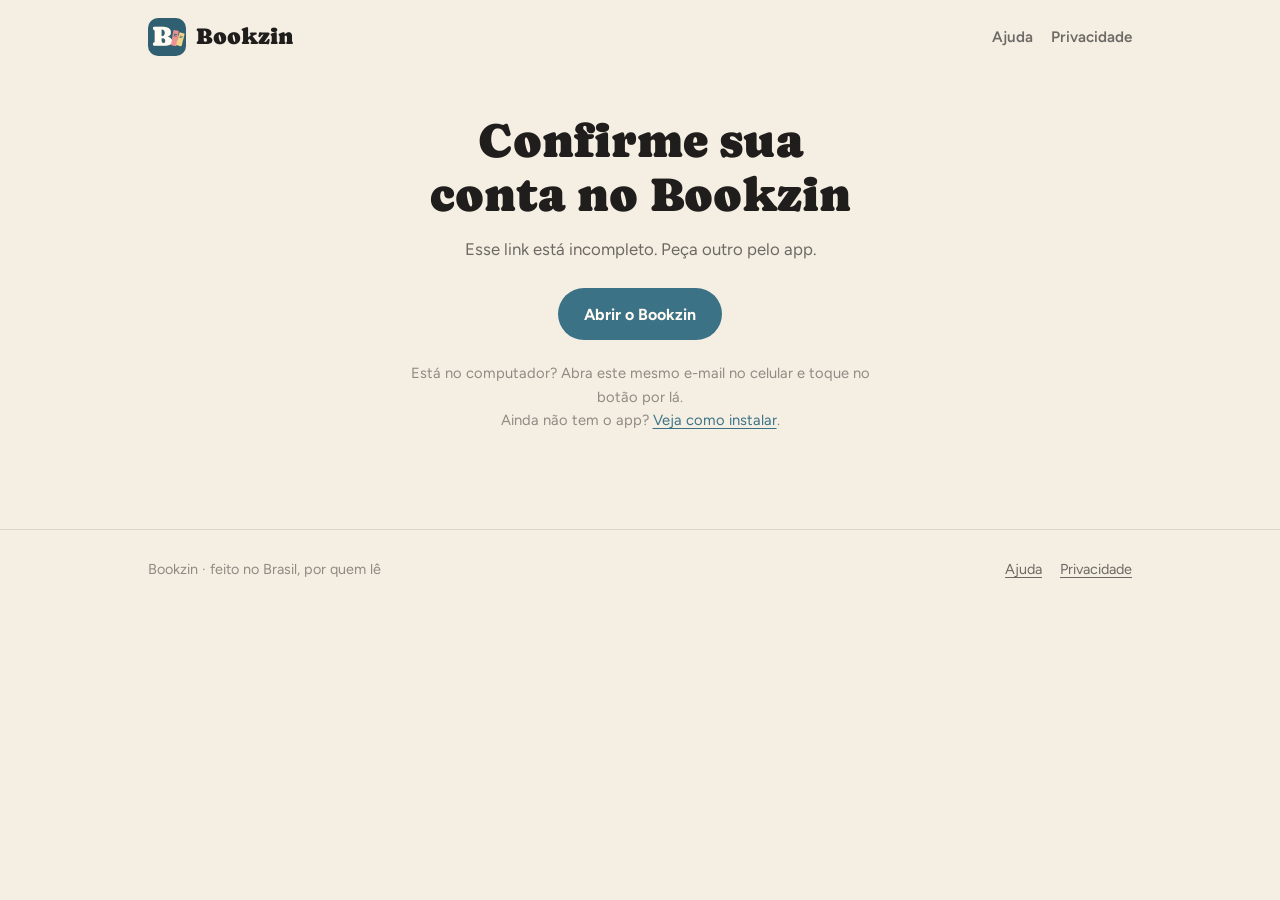
<file: abrir/confirmar/index.html>
<!DOCTYPE html>
<html lang="pt-BR">
<head>
<meta charset="utf-8">
<meta name="viewport" content="width=device-width, initial-scale=1">
<title>Abrir no Bookzin</title>
<meta name="robots" content="noindex">
<link rel="icon" href="/icone-48.png" sizes="48x48" type="image/png">
<link rel="apple-touch-icon" href="/icone-192.png">
<meta name="theme-color" content="#F5EFE3">
<link rel="preconnect" href="https://fonts.googleapis.com">
<link rel="preconnect" href="https://fonts.gstatic.com" crossorigin>
<link rel="stylesheet" href="https://fonts.googleapis.com/css2?family=Caprasimo&family=Figtree:wght@400;500;600;700&display=swap">
<link rel="stylesheet" href="/estilo.css">
<!--
  ⚠️ Esta página quase nunca é VISTA: no iPhone com o Bookzin instalado, o link do e-mail (e no Android, quando houver assetlinks.json)
  (bookzin.com.br/abrir/<tipo>?token_hash=…) abre o app direto (Universal Link). Ela aparece
  pra quem abriu o e-mail no computador, ou num iPhone sem o app. O botão leva o mesmo token
  pelo esquema do app, que é a reserva. Nada daqui é guardado: é uma página parada, sem
  servidor, e o token só serve uma vez.
-->
<style>
  .abrir { padding-block: 40px 24px; text-align: center; }
  .abrir h1 { font-size: clamp(2rem, 7vw, 3rem); }
  .abrir p { margin: 14px auto 0; max-width: 30rem; color: var(--tinta-2); font-size: 1.05rem; }
  .abrir .botao { margin-top: 26px; }
  .abrir .nota { font-size: .92rem; color: var(--tinta-3); margin-top: 22px; }
</style>
</head>
<body>
<header class="topo">
  <div class="largura">
    <a class="marca" href="/"><img src="/marca.png" alt="" width="38" height="38"><span>Bookzin</span></a>
    <nav aria-label="Principal"><a href="/suporte/">Ajuda</a><a href="/privacidade/">Privacidade</a></nav>
  </div>
</header>
<main class="abrir">
  <div class="estreita">
    <h1 id="titulo">Abra no Bookzin</h1>
    <p id="texto">Este link é pra abrir no celular em que o Bookzin está instalado (iPhone ou Android).</p>
    <a class="botao" id="abrir" href="/baixar/">Abrir o Bookzin</a>
    <p class="nota">Está no computador? Abra este mesmo e-mail no celular e toque no botão por lá.<br>Ainda não tem o app? <a href="/baixar/">Veja como instalar</a>.</p>
  </div>
</main>
<script>
  var TITULOS = { recuperar: "Escolha sua nova senha no Bookzin", confirmar: "Confirme sua conta no Bookzin", email: "Confirme seu novo e-mail no Bookzin" };
  var tipo = location.pathname.split("/").filter(Boolean)[1] || "";
  var token = new URLSearchParams(location.search).get("token_hash");
  if (TITULOS[tipo]) document.getElementById("titulo").textContent = TITULOS[tipo];
  if (TITULOS[tipo] && token) {
    document.getElementById("abrir").href = "bookzin://" + tipo + "?token_hash=" + encodeURIComponent(token);
  } else {
    document.getElementById("texto").textContent = "Esse link está incompleto. Peça outro pelo app.";
  }
</script>
<footer class="rodape">
  <div class="largura">
    <span>Bookzin · feito no Brasil, por quem lê</span>
    <nav aria-label="Rodapé"><a href="/suporte/">Ajuda</a><a href="/privacidade/">Privacidade</a></nav>
  </div>
</footer>
</body>
</html>
</file>
<file: estilo.css>
/* Bookzin — o site. Os tokens são os do app (ios/App/DesignSystem/Cores.swift e Tipografia.swift),
   pra quem chega pelo site reconhecer o app na hora. */
:root {
  --fundo: #F5EFE3;
  --superficie: #FFFBF2;
  --superficie-alt: #E8DFCD;
  --tinta: #201E1D;
  --tinta-2: rgba(32, 30, 29, .64);
  --tinta-3: rgba(32, 30, 29, .48);
  --linha: rgba(32, 30, 29, .12);
  --teal: #3C7286;
  --teal-fundo: #2F5F71;
  --teal-claro: #D6E6EC;
  --coral: #B85C5C;
  --rosa: #F1BEBE;
  --rosa-texto: #8C3D3D;
  --amarelo: #F4D38A;
  --amarelo-texto: #5C4712;
  --sobre-teal: #FFFBF2;
  --display: "Caprasimo", Georgia, serif;
  --corpo: "Figtree", -apple-system, "Segoe UI", Roboto, sans-serif;
}
@media (prefers-color-scheme: dark) {
  :root:not([data-theme="light"]) {
    --fundo: #1B1917; --superficie: #252220; --superficie-alt: #34302B;
    --tinta: #F2EBDD; --tinta-2: rgba(242, 235, 221, .7); --tinta-3: rgba(242, 235, 221, .52);
    --linha: rgba(242, 235, 221, .14);
    --teal: #86B9CB; --teal-fundo: #24485A; --teal-claro: #23373F;
    --coral: #E39A9A; --rosa: #4A2A2A; --rosa-texto: #F1BEBE;
    --amarelo: #4A3C18; --amarelo-texto: #F4D38A; --sobre-teal: #F2EBDD;
  }
}

* { box-sizing: border-box; }
html { -webkit-text-size-adjust: 100%; }
body {
  margin: 0; background: var(--fundo); color: var(--tinta);
  font-family: var(--corpo); font-size: 17px; line-height: 1.6;
}
a { color: var(--teal); text-underline-offset: 3px; }
a:focus-visible, button:focus-visible { outline: 2px solid var(--teal); outline-offset: 3px; border-radius: 6px; }
h1, h2, h3 { font-family: var(--display); font-weight: 400; line-height: 1.12; margin: 0; text-wrap: balance; }
p { margin: 0; }
img { max-width: 100%; display: block; }

.largura { max-width: 64rem; margin: 0 auto; padding-inline: 20px; }
.estreita { max-width: 44rem; margin: 0 auto; padding-inline: 20px; }

/* topo */
.topo { padding-block: 18px; }
.topo .largura { display: flex; align-items: center; justify-content: space-between; gap: 16px; }
.marca { display: inline-flex; align-items: center; gap: 10px; text-decoration: none; color: var(--tinta); }
.marca img { width: 38px; height: 38px; border-radius: 10px; }
.marca span { font-family: var(--display); font-size: 1.45rem; }
.topo nav { display: flex; gap: 18px; font-size: .95rem; font-weight: 600; }
.topo nav a { color: var(--tinta-2); text-decoration: none; }
.topo nav a:hover { color: var(--teal); }

/* botões */
.botao {
  display: inline-flex; align-items: center; justify-content: center; gap: 8px;
  min-height: 52px; padding: 0 26px; border-radius: 999px;
  background: var(--teal); color: var(--sobre-teal); font-weight: 700; text-decoration: none; border: 0;
  font-family: var(--corpo); font-size: 1rem;
}
.botao.contorno { background: transparent; color: var(--teal); box-shadow: inset 0 0 0 1.5px var(--teal); }
.botao[aria-disabled="true"] { opacity: .55; pointer-events: none; }

.rotulo { font-size: .75rem; font-weight: 700; letter-spacing: .1em; text-transform: uppercase; color: var(--tinta-3); }
.cartao { background: var(--superficie); border-radius: 22px; padding: 22px 24px; }

/* rodapé */
.rodape { border-top: 1px solid var(--linha); margin-top: 72px; padding-block: 28px 44px; color: var(--tinta-3); font-size: .9rem; }
.rodape .largura { display: flex; flex-wrap: wrap; gap: 10px 22px; justify-content: space-between; }
.rodape nav { display: flex; gap: 18px; }
.rodape a { color: var(--tinta-2); }

@media (max-width: 34rem) {
  .topo nav { gap: 14px; font-size: .9rem; }
  .marca span { font-size: 1.25rem; }
}
</file>
